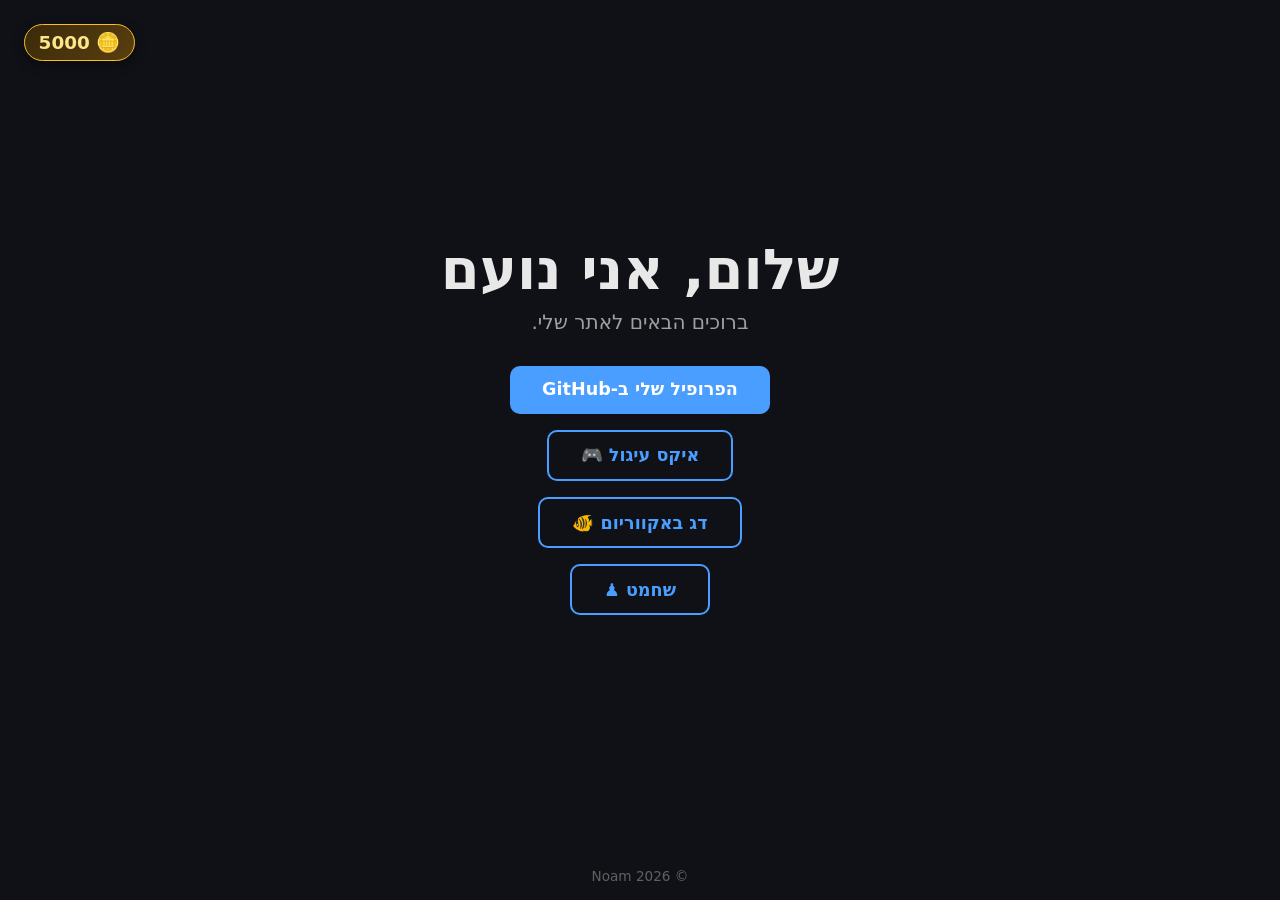
<file: index.html>
<!DOCTYPE html>
<html lang="he" dir="rtl">
<head>
  <meta charset="UTF-8">
  <meta name="viewport" content="width=device-width, initial-scale=1.0">
  <title>Noam</title>
  <link rel="stylesheet" href="style.css">
</head>
<body>
  <main>
    <section class="hero">
      <h1>שלום, אני נועם</h1>
      <p>ברוכים הבאים לאתר שלי.</p>
      <div class="btn-group">
        <a href="https://github.com/noam-gu" class="btn" target="_blank" rel="noopener">הפרופיל שלי ב-GitHub</a>
        <a href="game.html" class="btn btn-secondary">איקס עיגול 🎮</a>
        <a href="fish.html" class="btn btn-secondary">דג באקווריום 🐠</a>
        <a href="chess.html" class="btn btn-secondary">שחמט ♟️</a>
      </div>
    </section>
  </main>
  <footer>
    <p>&copy; <span id="year"></span> Noam</p>
  </footer>
  <script src="coins.js"></script>
  <script>
    document.getElementById('year').textContent = new Date().getFullYear();
  </script>
</body>
</html>
</file>
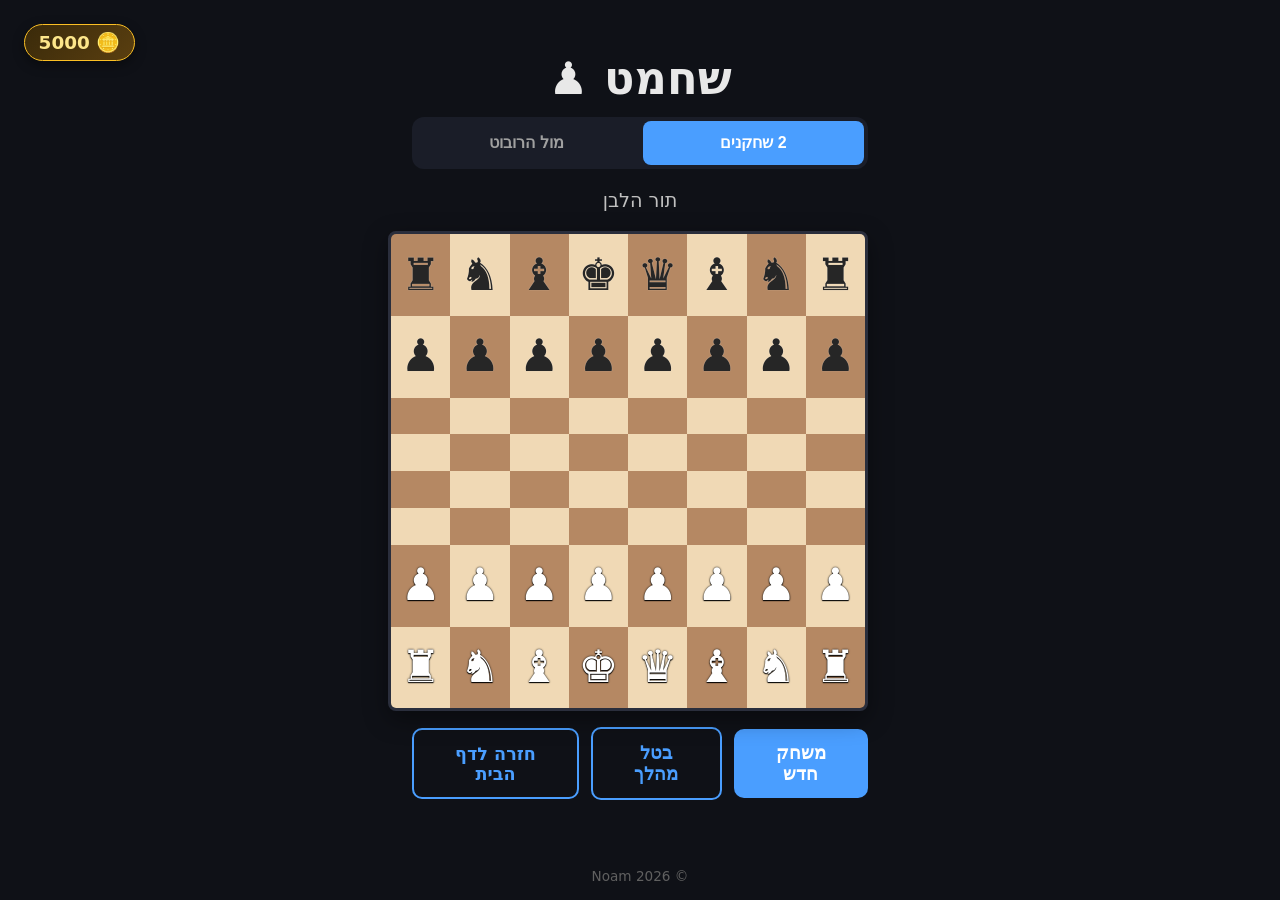
<file: chess.html>
<!DOCTYPE html>
<html lang="he" dir="rtl">
<head>
  <meta charset="UTF-8">
  <meta name="viewport" content="width=device-width, initial-scale=1.0, viewport-fit=cover">
  <title>שחמט - Noam</title>
  <link rel="stylesheet" href="style.css">
</head>
<body>
  <main>
    <section class="chess-game">
      <h1>שחמט ♟️</h1>

      <div class="mode-toggle">
        <button class="mode-btn active" id="mode2p" type="button">2 שחקנים</button>
        <button class="mode-btn" id="modeBot" type="button">מול הרובוט</button>
      </div>

      <div class="chess-status" id="status">תור הלבן</div>

      <div class="chess-wrap">
        <div class="chess-board" id="board"></div>

        <div class="promo-overlay hidden" id="promo"></div>

        <div class="game-overlay hidden" id="endOverlay">
          <div class="overlay-card">
            <h2 id="endTitle">סוף המשחק</h2>
            <p id="endMsg"></p>
            <button class="btn" id="endBtn" type="button">משחק חדש</button>
          </div>
        </div>
      </div>

      <div class="game-controls">
        <button class="btn" id="newGame" type="button">משחק חדש</button>
        <button class="btn btn-secondary" id="undo" type="button">בטל מהלך</button>
        <a href="index.html" class="btn btn-secondary">חזרה לדף הבית</a>
      </div>
    </section>
  </main>

  <footer>
    <p>&copy; <span id="year"></span> Noam</p>
  </footer>

  <script src="chess.js"></script>
  <script src="coins.js"></script>
  <script>
    document.getElementById('year').textContent = new Date().getFullYear();

    (function () {
      const GLYPH = { k: '♚', q: '♛', r: '♜', b: '♝', n: '♞', p: '♟' };
      const FILES = 'abcdefgh';

      // טבלאות ערך מיקום (לבן, 0=a8 ... 63=h1)
      const PST = {
        p: [0,0,0,0,0,0,0,0, 50,50,50,50,50,50,50,50, 10,10,20,30,30,20,10,10, 5,5,10,25,25,10,5,5, 0,0,0,20,20,0,0,0, 5,-5,-10,0,0,-10,-5,5, 5,10,10,-20,-20,10,10,5, 0,0,0,0,0,0,0,0],
        n: [-50,-40,-30,-30,-30,-30,-40,-50, -40,-20,0,0,0,0,-20,-40, -30,0,10,15,15,10,0,-30, -30,5,15,20,20,15,5,-30, -30,0,15,20,20,15,0,-30, -30,5,10,15,15,10,5,-30, -40,-20,0,5,5,0,-20,-40, -50,-40,-30,-30,-30,-30,-40,-50],
        b: [-20,-10,-10,-10,-10,-10,-10,-20, -10,0,0,0,0,0,0,-10, -10,0,5,10,10,5,0,-10, -10,5,5,10,10,5,5,-10, -10,0,10,10,10,10,0,-10, -10,10,10,10,10,10,10,-10, -10,5,0,0,0,0,5,-10, -20,-10,-10,-10,-10,-10,-10,-20],
        r: [0,0,0,0,0,0,0,0, 5,10,10,10,10,10,10,5, -5,0,0,0,0,0,0,-5, -5,0,0,0,0,0,0,-5, -5,0,0,0,0,0,0,-5, -5,0,0,0,0,0,0,-5, -5,0,0,0,0,0,0,-5, 0,0,0,5,5,0,0,0],
        q: [-20,-10,-10,-5,-5,-10,-10,-20, -10,0,0,0,0,0,0,-10, -10,0,5,5,5,5,0,-10, -5,0,5,5,5,5,0,-5, -5,0,5,5,5,5,0,-5, -10,0,5,5,5,5,0,-10, -10,0,0,0,0,0,0,-10, -20,-10,-10,-5,-5,-10,-10,-20],
        k: [-30,-40,-40,-50,-50,-40,-40,-30, -30,-40,-40,-50,-50,-40,-40,-30, -30,-40,-40,-50,-50,-40,-40,-30, -30,-40,-40,-50,-50,-40,-40,-30, -20,-30,-30,-40,-40,-30,-30,-20, -10,-20,-20,-20,-20,-20,-20,-10, 20,20,0,0,0,0,20,20, 20,30,10,0,0,10,30,20]
      };
      const VAL = { p: 100, n: 320, b: 330, r: 500, q: 900, k: 0 };
      const DEPTH = 3;

      const boardEl = document.getElementById('board');
      const statusEl = document.getElementById('status');
      const newGameBtn = document.getElementById('newGame');
      const undoBtn = document.getElementById('undo');
      const mode2pBtn = document.getElementById('mode2p');
      const modeBotBtn = document.getElementById('modeBot');
      const promoEl = document.getElementById('promo');
      const endOverlay = document.getElementById('endOverlay');
      const endTitle = document.getElementById('endTitle');
      const endMsg = document.getElementById('endMsg');
      const endBtn = document.getElementById('endBtn');

      let game = new Chess();
      let vsBot = false;
      let selected = null;
      let legalTargets = [];
      let botThinking = false;
      let gameOver = false;

      function file(c) { return FILES[c]; }
      function square(r, c) { return file(c) + (8 - r); }

      function setStatus() {
        if (gameOver) return;
        if (botThinking) { statusEl.textContent = 'הרובוט חושב...'; return; }
        const turn = game.turn();
        const who = vsBot && turn === 'b' ? 'הרובוט' : (turn === 'w' ? 'הלבן' : 'השחור');
        let s = 'תור ' + who;
        if (game.in_check()) s += ' — כיסוי!';
        statusEl.textContent = s;
      }

      function render() {
        const gb = game.board();
        const last = game.history({ verbose: true }).slice(-1)[0];
        const inCheck = game.in_check();
        const turn = game.turn();
        let kingSq = null;
        if (inCheck) {
          for (let r = 0; r < 8; r++) for (let c = 0; c < 8; c++) {
            const p = gb[r][c];
            if (p && p.type === 'k' && p.color === turn) kingSq = square(r, c);
          }
        }
        boardEl.innerHTML = '';
        for (let i = 0; i < 64; i++) {
          const r = Math.floor(i / 8), c = i % 8;
          const sq = square(r, c);
          const div = document.createElement('div');
          div.className = 'sq ' + (((r + c) % 2 === 0) ? 'light' : 'dark');
          div.dataset.square = sq;
          if (selected === sq) div.classList.add('selected');
          if (last && (last.from === sq || last.to === sq)) div.classList.add('last');
          if (kingSq === sq) div.classList.add('check');
          const tgt = legalTargets.find(m => m.to === sq);
          if (tgt) { div.classList.add('legal'); if (game.get(sq)) div.classList.add('cap'); }
          const p = gb[r][c];
          if (p) {
            const span = document.createElement('span');
            span.className = 'piece ' + p.color;
            span.textContent = GLYPH[p.type];
            div.appendChild(span);
          }
          boardEl.appendChild(div);
        }
      }

      /* ===== קלט ===== */
      boardEl.addEventListener('click', function (e) {
        const sqEl = e.target.closest('.sq');
        if (!sqEl) return;
        onSquareClick(sqEl.dataset.square);
      });

      function onSquareClick(sq) {
        if (gameOver || botThinking) return;
        if (vsBot && game.turn() === 'b') return; // לא תור האדם
        const piece = game.get(sq);
        if (selected) {
          const moves = legalTargets.filter(m => m.to === sq);
          if (moves.length) {
            if (moves[0].flags.includes('p')) showPromotion(selected, sq, moves[0].color);
            else doMove({ from: selected, to: sq });
            return;
          }
          if (piece && piece.color === game.turn()) {
            selected = sq; legalTargets = game.moves({ square: sq, verbose: true }); render(); return;
          }
          selected = null; legalTargets = []; render(); return;
        }
        if (piece && piece.color === game.turn()) {
          selected = sq; legalTargets = game.moves({ square: sq, verbose: true }); render();
        }
      }

      function showPromotion(from, to, color) {
        promoEl.innerHTML = '';
        ['q', 'r', 'b', 'n'].forEach(t => {
          const b = document.createElement('button');
          b.className = 'piece ' + color;
          b.type = 'button';
          b.textContent = GLYPH[t];
          b.addEventListener('click', () => { promoEl.classList.add('hidden'); doMove({ from, to, promotion: t }); });
          promoEl.appendChild(b);
        });
        promoEl.classList.remove('hidden');
      }

      function doMove(mv) {
        const r = game.move(mv);
        if (!r) { selected = null; legalTargets = []; render(); return; }
        selected = null; legalTargets = [];
        render(); setStatus();
        afterMove();
      }

      function afterMove() {
        if (game.is_checkmate() || game.is_stalemate() || game.is_draw() || game.is_insufficient_material() || game.is_threefold_repetition()) {
          finishGame(); return;
        }
        if (vsBot && game.turn() === 'b' && !gameOver) {
          botThinking = true; setStatus();
          setTimeout(() => {
            botMove();
            botThinking = false;
            render(); setStatus();
            if (game.is_checkmate() || game.is_stalemate() || game.is_draw() || game.is_insufficient_material() || game.is_threefold_repetition()) finishGame();
          }, 220);
        }
      }

      function finishGame() {
        gameOver = true; botThinking = false;
        let title, msg;
        if (game.is_checkmate()) {
          const winner = game.turn() === 'w' ? 'b' : 'w'; // הצד שלא בתור ניצח
          if (vsBot) {
            if (winner === 'w') { title = 'ניצחת! 🎉'; if (window.NoamCoins) window.NoamCoins.add(20); }
            else { title = 'הרובוט ניצח 🤖'; if (window.NoamCoins) window.NoamCoins.lose(1); }
            msg = 'מט — ' + (winner === 'w' ? '+20 מטבעות' : '-1 מטבעה');
          } else {
            title = winner === 'w' ? 'הלבן ניצח! 🎉' : 'השחור ניצח! 🎉';
            if (window.NoamCoins) window.NoamCoins.add(20);
            msg = 'מט — +20 מטבעות';
          }
        } else {
          title = 'תיקו 🤝';
          msg = 'המשחק הסתיים בתיקו';
        }
        endTitle.textContent = title;
        endMsg.textContent = msg;
        endOverlay.classList.remove('hidden');
        setStatus();
      }

      /* ===== בוט (minimax + alpha-beta) ===== */
      let nodes = 0;
      const NODE_CAP = 120000;

      function evalBoard() {
        const gb = game.board();
        let score = 0;
        for (let r = 0; r < 8; r++) for (let c = 0; c < 8; c++) {
          const p = gb[r][c];
          if (!p) continue;
          const v = VAL[p.type];
          const pst = PST[p.type] ? (p.color === 'w' ? PST[p.type][r * 8 + c] : PST[p.type][(7 - r) * 8 + c]) : 0;
          score += p.color === 'b' ? (v + pst) : -(v + pst);
        }
        return score;
      }

      function orderMoves(moves) {
        return moves.sort((a, b) => moveScore(b) - moveScore(a));
      }
      function moveScore(m) {
        let s = 0;
        if (m.captured) s += VAL[m.captured] * 10;
        if (m.promotion) s += 800;
        return s;
      }

      function search(depth, alpha, beta, maximizing) {
        nodes++;
        if (nodes > NODE_CAP) return evalBoard();
        if (game.is_checkmate()) return maximizing ? -100000 - depth : 100000 + depth;
        if (game.is_stalemate() || game.is_draw() || game.is_insufficient_material()) return 0;
        if (depth === 0) return evalBoard();
        const moves = orderMoves(game.moves({ verbose: true }));
        if (maximizing) {
          let best = -Infinity;
          for (const m of moves) {
            game.move({ from: m.from, to: m.to, promotion: m.promotion });
            const v = search(depth - 1, alpha, beta, false);
            game.undo();
            if (v > best) best = v;
            if (best > alpha) alpha = best;
            if (alpha >= beta) break;
          }
          return best;
        } else {
          let best = Infinity;
          for (const m of moves) {
            game.move({ from: m.from, to: m.to, promotion: m.promotion });
            const v = search(depth - 1, alpha, beta, true);
            game.undo();
            if (v < best) best = v;
            if (best < beta) beta = best;
            if (alpha >= beta) break;
          }
          return best;
        }
      }

      function botMove() {
        nodes = 0;
        const moves = orderMoves(game.moves({ verbose: true }));
        let bestVal = -Infinity;
        const scored = [];
        for (const m of moves) {
          game.move({ from: m.from, to: m.to, promotion: m.promotion });
          const v = search(DEPTH - 1, -Infinity, Infinity, false);
          game.undo();
          scored.push({ m, v });
          if (v > bestVal) bestVal = v;
        }
        // בחירה אקראית מבין המהלכים הקרובים לטוב ביותר (מאפשרת לנצח את הרובוט)
        const candidates = scored.filter(s => s.v >= bestVal - 30);
        const pick = candidates[Math.floor(Math.random() * candidates.length)];
        game.move({ from: pick.m.from, to: pick.m.to, promotion: pick.m.promotion });
      }

      /* ===== כפתורים ===== */
      function newGame() {
        game = new Chess();
        selected = null; legalTargets = []; gameOver = false; botThinking = false;
        promoEl.classList.add('hidden');
        endOverlay.classList.add('hidden');
        render(); setStatus();
      }

      function undo() {
        if (botThinking || gameOver) return;
        if (vsBot) { game.undo(); game.undo(); } // בטל גם את מהלך הרובוט
        else game.undo();
        selected = null; legalTargets = [];
        render(); setStatus();
      }

      function setMode(bot) {
        vsBot = bot;
        mode2pBtn.classList.toggle('active', !bot);
        modeBotBtn.classList.toggle('active', bot);
        newGame();
      }

      newGameBtn.addEventListener('click', newGame);
      endBtn.addEventListener('click', newGame);
      undoBtn.addEventListener('click', undo);
      mode2pBtn.addEventListener('click', () => setMode(false));
      modeBotBtn.addEventListener('click', () => setMode(true));

      newGame();
    })();
  </script>
</body>
</html>
</file>
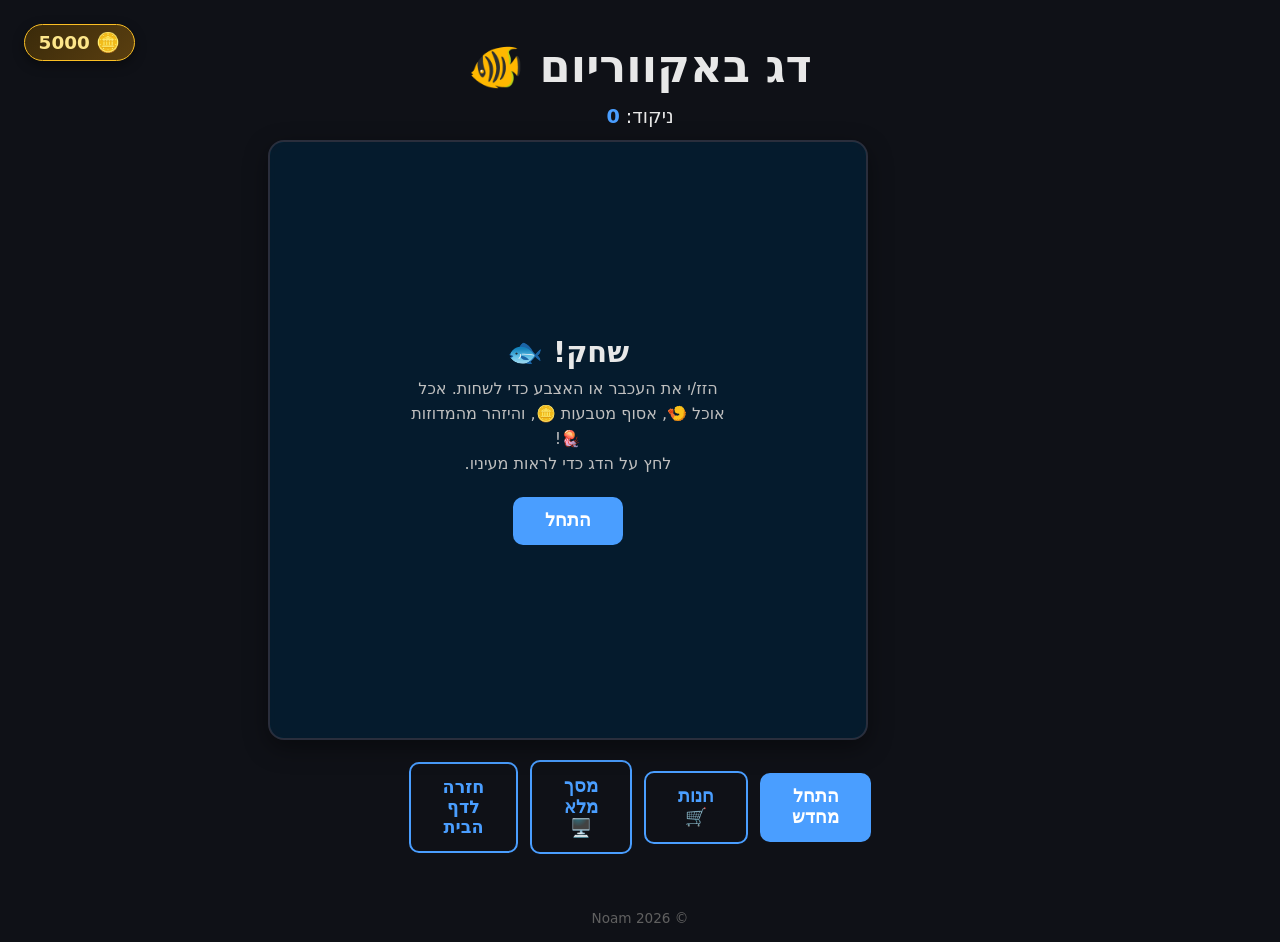
<file: fish.html>
<!DOCTYPE html>
<html lang="he" dir="rtl">
<head>
  <meta charset="UTF-8">
  <meta name="viewport" content="width=device-width, initial-scale=1.0, viewport-fit=cover">
  <title>דג באקווריום - Noam</title>
  <link rel="stylesheet" href="style.css">
</head>
<body>
  <main>
    <section class="aquarium-game">
      <h1>דג באקווריום 🐠</h1>
      <div class="aq-stats">
        <span class="stat">ניקוד: <b id="score">0</b></span>
        <span class="stat hidden" id="abilityStat"></span>
      </div>

      <div class="canvas-wrap" id="aqWrap">
        <canvas id="aquarium"></canvas>
        <div class="fish-hint hidden" id="fishHint">לחץ על הדג כדי להפוך לדג 🐟</div>
        <div class="game-overlay" id="overlay">
          <div class="overlay-card">
            <h2 id="overlayTitle">שחק! 🐟</h2>
            <p id="overlayMsg">הזז/י את העכבר או האצבע כדי לשחות. אכל אוכל 🍤, אסוף מטבעות 🪙, והיזהר מהמדוזות 🪼!<br>לחץ על הדג כדי לראות מעיניו.</p>
            <button class="btn" id="startBtn" type="button">התחל</button>
          </div>
        </div>
      </div>

      <div class="game-controls">
        <button class="btn" id="restart" type="button">התחל מחדש</button>
        <button class="btn btn-secondary" id="shopBtn" type="button">חנות 🛒</button>
        <button class="btn btn-secondary" id="fsBtn" type="button">מסך מלא 🖥️</button>
        <a href="index.html" class="btn btn-secondary">חזרה לדף הבית</a>
      </div>

      <div class="shop-overlay hidden" id="shop">
        <div class="shop-card">
          <h2>חנות 🛒</h2>
          <p class="shop-balance">יתרה: <b id="shopBalance">0</b> 🪙</p>
          <h3>צבע דג (100 🪙 צבע חדש · מעבר בין צבעים שברשותך בחינם)</h3>
          <div class="palette" id="colorPalette"></div>
          <h3>דמות (רכישה חד-פעמית · מעבר חופשי אחרי רכישה)</h3>
          <div class="char-list" id="charList"></div>
          <button class="btn btn-secondary" id="closeShop" type="button">סגור</button>
        </div>
      </div>
    </section>
  </main>

  <footer>
    <p>&copy; <span id="year"></span> Noam</p>
  </footer>

  <script src="coins.js"></script>
  <script>
    document.getElementById('year').textContent = new Date().getFullYear();

    (function () {
      const canvas = document.getElementById('aquarium');
      const ctx = canvas.getContext('2d');
      const overlay = document.getElementById('overlay');
      const overlayTitle = document.getElementById('overlayTitle');
      const overlayMsg = document.getElementById('overlayMsg');
      const startBtn = document.getElementById('startBtn');
      const restartBtn = document.getElementById('restart');
      const scoreEl = document.getElementById('score');
      const fishHint = document.getElementById('fishHint');
      const abilityStat = document.getElementById('abilityStat');
      const shopEl = document.getElementById('shop');
      const shopBalance = document.getElementById('shopBalance');
      const shopBtn = document.getElementById('shopBtn');
      const colorPalette = document.getElementById('colorPalette');
      const charList = document.getElementById('charList');
      const fsBtn = document.getElementById('fsBtn');
      const wrapEl = document.getElementById('aqWrap');
      const closeShopBtn = document.getElementById('closeShop');

      let W = 600, H = 600, DPR = 1;
      let player, foods, coins, hazards, aifish, sharks, bubbles, seaweeds, particles, snow, pebbles, grains;
      let score = 0, running = false, lastTime = 0, t = 0;
      let foodTimer = 0, coinTimer = 0;
      let camMode = 'full'; // 'full' או 'fish' (תצפית מעיני הדג)
      let person = '1st'; // בתוך fish POV: '1st' או '3rd' (מקש E)
      const POP_MS = 1800; // אורך פיצוץ בועה (סלואו-מושן)
      const pointer = { x: 300, y: 300 };
      let skin = 'fish'; // 'fish' | 'octopus' | 'jellyfish' | 'shark'
      let colorPresets = [
        { name: 'כתום', colors: ['#ff8c1a', '#ffb02e', '#ffd54a'], owned: true },
        { name: 'אדום', colors: ['#ef4444', '#f87171', '#fca5a5'], owned: false },
        { name: 'כחול', colors: ['#3b82f6', '#60a5fa', '#93c5fd'], owned: false },
        { name: 'ירוק', colors: ['#22c55e', '#4ade80', '#86efac'], owned: false },
        { name: 'סגול', colors: ['#8b5cf6', '#a78bfa', '#c4b5fd'], owned: false },
        { name: 'ורוד', colors: ['#ec4899', '#f472b6', '#f9a8d4'], owned: false },
        { name: 'טורקיז', colors: ['#06b6d4', '#22d3ee', '#67e8f9'], owned: false },
        { name: 'זהב', colors: ['#eab308', '#facc15', '#fde047'], owned: false }
      ];
      let fishColors = colorPresets[0].colors;
      let octopusOwned = false, jellyfishOwned = false, sharkOwned = false;
      let abilityCD = 0; // קואורדאון יכולת התמנון (ms)
      let shopOpen = false;
      const SAVE_KEY = 'noam_aquarium';
      const CHARS = [
        { id: 'fish', name: 'דג', price: 0 },
        { id: 'octopus', name: 'תמנון (אדום)', price: 1000 },
        { id: 'jellyfish', name: 'מדוזה', price: 1500 },
        { id: 'shark', name: 'כריש', price: 2000 }
      ];

      function clamp(v, a, b) { return v < a ? a : (v > b ? b : v); }
      function lerpAngle(a, b, t) { let d = b - a; while (d > Math.PI) d -= Math.PI * 2; while (d < -Math.PI) d += Math.PI * 2; return a + d * t; }

      function resize() {
        DPR = Math.min(window.devicePixelRatio || 1, 2);
        const rect = canvas.getBoundingClientRect();
        W = rect.width || 600;
        H = rect.height || 600;
        canvas.width = Math.round(W * DPR);
        canvas.height = Math.round(H * DPR);
        ctx.setTransform(DPR, 0, 0, DPR, 0, 0);
      }

      function makeBubble() {
        const minR = 10, maxR = 19;
        let x, y, r, ok = false, tries = 0;
        do {
          r = minR + Math.random() * (maxR - minR);
          x = r + Math.random() * (W - 2 * r);
          y = H - 16;
          ok = bubbles.every(b => b.state !== 'rise' || Math.hypot(b.x - x, b.y - y) > r + b.r + 70);
          tries++;
        } while (!ok && tries < 40);
        return { x, y, r, state: 'rise', vy: 0.35 + Math.random() * 0.45, wob: Math.random() * 6.28, pop: 0 };
      }

      // קנה מידה ריאליסטי: מסך גדול יותר → יותר גרגירי חול ועד 8 אצות
      function regenDecor() {
        const swCount = clamp(Math.round(W / 110), 4, 8);
        seaweeds = [];
        for (let i = 0; i < swCount; i++) seaweeds.push({ x: (i + 0.5) / swCount * W + (Math.random() - 0.5) * 30, h: 50 + Math.random() * 90, phase: Math.random() * Math.PI * 2 });
        const grCount = clamp(Math.round(W * H / 2200), 80, 500);
        grains = [];
        for (let i = 0; i < grCount; i++) grains.push({ x: Math.random() * W, y: H - 21 + Math.random() * 19, r: 0.5 + Math.random() * 0.9, c: Math.random() < 0.5 ? '#e8c878' : '#9c7a35' });
      }

      function setup() {
        resize();
        player = { x: W / 2, y: H / 2, size: 36, dir: 1, vx: 0, vy: 0, heading: 0 };
        foods = []; coins = []; hazards = []; aifish = []; sharks = []; particles = [];
        bubbles = [];
        for (let i = 0; i < 3; i++) bubbles.push(makeBubble());
        regenDecor();
        snow = [];
        for (let i = 0; i < 26; i++) snow.push({ x: Math.random() * W, y: Math.random() * H, r: 0.6 + Math.random() * 1.4, vx: -0.15 + Math.random() * 0.06, vy: 0.08 + Math.random() * 0.22 });
        pebbles = [];
        for (let i = 0; i < 46; i++) pebbles.push({ x: Math.random() * W, y: H - 20 + Math.random() * 18, r: 1 + Math.random() * 2.2, c: Math.random() < 0.5 ? '#a9823f' : '#c9a063' });
        score = 0; updateScoreUI();
        camMode = 'full'; person = '1st';
        foodTimer = 500; coinTimer = 5000;
        pointer.x = W / 2; pointer.y = H / 2;
      }

      function updateScoreUI() { scoreEl.textContent = score; }
      function coinBalance() { return window.NoamCoins ? window.NoamCoins.get() : 0; }

      function updateAbilityUI() {
        if (skin !== 'octopus') { abilityStat.textContent = ''; abilityStat.classList.add('hidden'); abilityStat.classList.remove('cd'); return; }
        abilityStat.classList.remove('hidden');
        if (abilityCD > 0) { abilityStat.textContent = 'היכולת תהיה מוכנה בעוד: ' + Math.ceil(abilityCD / 1000) + 's'; abilityStat.classList.add('cd'); }
        else { abilityStat.textContent = 'יכולת מוכנה ✓'; abilityStat.classList.remove('cd'); }
      }

      /* ===== מלאי / חנות ===== */
      function isOwned(id) { return id === 'fish' || (id === 'octopus' && octopusOwned) || (id === 'jellyfish' && jellyfishOwned) || (id === 'shark' && sharkOwned); }
      function setOwned(id, v) { if (id === 'octopus') octopusOwned = v; else if (id === 'jellyfish') jellyfishOwned = v; else if (id === 'shark') sharkOwned = v; }

      function saveInv() {
        try {
          const ownedColors = []; colorPresets.forEach((p, i) => { if (p.owned) ownedColors.push(i); });
          localStorage.setItem(SAVE_KEY, JSON.stringify({ ownedColors, octopusOwned, jellyfishOwned, sharkOwned, skin, colorIndex: colorPresets.findIndex(p => p.colors === fishColors) }));
        } catch (e) { /* התעלם */ }
      }
      function loadInv() {
        try {
          const s = JSON.parse(localStorage.getItem(SAVE_KEY) || '{}');
          if (Array.isArray(s.ownedColors)) s.ownedColors.forEach(i => { if (colorPresets[i]) colorPresets[i].owned = true; });
          if (s.octopusOwned) octopusOwned = true;
          if (s.jellyfishOwned) jellyfishOwned = true;
          if (s.sharkOwned) sharkOwned = true;
          if (['fish', 'octopus', 'jellyfish', 'shark'].includes(s.skin)) skin = s.skin;
          if (typeof s.colorIndex === 'number' && colorPresets[s.colorIndex]) fishColors = colorPresets[s.colorIndex].colors;
        } catch (e) { /* התעלם */ }
      }

      function renderPalette() {
        colorPalette.innerHTML = '';
        colorPresets.forEach((p, i) => {
          const sw = document.createElement('button');
          sw.type = 'button';
          sw.className = 'swatch' + (p.owned ? '' : ' locked') + (fishColors === p.colors ? ' selected' : '');
          sw.dataset.i = i;
          sw.style.background = 'linear-gradient(135deg,' + p.colors[0] + ',' + p.colors[1] + ',' + p.colors[2] + ')';
          sw.title = p.name + (p.owned ? '' : ' — 100 🪙');
          sw.textContent = p.owned ? (fishColors === p.colors ? '✓' : p.name) : '100 🪙';
          colorPalette.appendChild(sw);
        });
      }
      function handleSwatch(i) {
        const p = colorPresets[i];
        if (p.owned) { fishColors = p.colors; renderPalette(); saveInv(); }
        else if (window.NoamCoins && window.NoamCoins.spend(100)) { p.owned = true; fishColors = p.colors; renderPalette(); shopBalance.textContent = coinBalance(); saveInv(); }
      }

      function renderCharList() {
        charList.innerHTML = '';
        CHARS.forEach(c => {
          const owned = isOwned(c.id), sel = (skin === c.id);
          const b = document.createElement('button');
          b.type = 'button';
          b.className = 'char-btn' + (owned ? '' : ' locked') + (sel ? ' selected' : '');
          b.dataset.id = c.id;
          const label = owned ? (sel ? '✓ נבחר' : 'בחר') : (c.price + ' 🪙');
          b.innerHTML = '<span>' + c.name + '</span><b>' + label + '</b>';
          charList.appendChild(b);
        });
      }
      function handleChar(id) {
        if (isOwned(id)) { skin = id; }
        else {
          const c = CHARS.find(x => x.id === id);
          if (window.NoamCoins && window.NoamCoins.spend(c.price)) { setOwned(id, true); skin = id; }
        }
        renderCharList(); updateAbilityUI(); shopBalance.textContent = coinBalance(); saveInv();
      }

      function openShop() { shopOpen = true; shopEl.classList.remove('hidden'); shopBalance.textContent = coinBalance(); renderPalette(); renderCharList(); }
      function closeShop() { shopOpen = false; shopEl.classList.add('hidden'); }

      function updateHint() {
        if (!running) { fishHint.classList.add('hidden'); return; }
        fishHint.classList.remove('hidden');
        fishHint.textContent = (camMode === 'fish')
          ? 'אתה הדג! E = מצלמה (גוף ראשון/שלישי), לחץ במרכז כדי לצאת 🐟'
          : 'לחץ על הדג כדי לראות מעיניו 🐟';
      }

      function toggleCam() {
        if (camMode === 'full') {
          camMode = 'fish'; person = '1st';
          player.heading = player.dir > 0 ? 0 : Math.PI;
          pointer.x = W / 2; pointer.y = H / 2;
        } else {
          camMode = 'full';
          pointer.x = player.x; pointer.y = player.y;
        }
        updateHint();
      }

      /* יצירת אובייקטים */
      function spawnFood() { foods.push({ x: 20 + Math.random() * (W - 40), y: -10, vy: 0.4 + Math.random() * 0.5, r: 6 }); }
      function spawnCoin() { coins.push({ x: 30 + Math.random() * (W - 60), y: 30 + Math.random() * (H - 60), bob: Math.random() * Math.PI * 2, life: 8000, collected: false }); }
      function spawnHazard() { // מדוזת NPC - מזון לכריש
        const fromLeft = Math.random() < 0.5, r = 26;
        hazards.push({ x: fromLeft ? -r : W + r, y: 50 + Math.random() * (H - 160), vx: (fromLeft ? 1 : -1) * (0.5 + Math.random() * 0.5), vy: (Math.random() - 0.5) * 0.3, r: r, phase: Math.random() * Math.PI * 2, eaten: false });
      }
      function spawnAIFish() { // דג AI - מזון למדוזה
        const fromLeft = Math.random() < 0.5, r = 10;
        aifish.push({ x: fromLeft ? -r : W + r, y: 40 + Math.random() * (H - 100), vx: (fromLeft ? 1 : -1) * (0.6 + Math.random() * 0.5), vy: (Math.random() - 0.5) * 0.3, r: r, dir: fromLeft ? 1 : -1, eaten: false });
      }
      function spawnShark() { // כריש NPC - טורף שאוכל מדוזות-שחקן
        const fromLeft = Math.random() < 0.5, r = 34;
        sharks.push({ x: fromLeft ? -r : W + r, y: 60 + Math.random() * (H - 160), vx: (fromLeft ? 1 : -1) * (0.4 + Math.random() * 0.4), vy: (Math.random() - 0.5) * 0.2, r: r, dir: fromLeft ? 1 : -1 });
      }

      function addBurst(x, y, color) {
        for (let i = 0; i < 8; i++) {
          const a = Math.random() * Math.PI * 2, sp = 1 + Math.random() * 2.5;
          particles.push({ x: x, y: y, vx: Math.cos(a) * sp, vy: Math.sin(a) * sp, life: 400, color: color, r: 2 + Math.random() * 2 });
        }
      }

      function fogOf(x, y) {
        if (camMode !== 'fish') return 1;
        const d = Math.hypot(x - player.x, y - player.y);
        return clamp(1 - d / 250, 0.22, 1);
      }

      function updateSnow(dt) {
        for (const s of snow) {
          s.x += s.vx * (dt / 16); s.y += s.vy * (dt / 16);
          if (s.y > H + 2) { s.y = -2; s.x = Math.random() * W; }
          if (s.x < -2) s.x = W + 2; if (s.x > W + 2) s.x = -2;
        }
      }

      function update(dt) {
        if (shopOpen) return;
        if (abilityCD > 0) { abilityCD = Math.max(0, abilityCD - dt); updateAbilityUI(); }
        // יעד תנועה
        let tx, ty;
        if (camMode === 'fish') {
          let sx = pointer.x - W / 2, sy = pointer.y - H / 2;
          const mag = Math.hypot(sx, sy), max = 80;
          if (mag > max) { sx = sx / mag * max; sy = sy / mag * max; }
          tx = player.x + sx; ty = player.y + sy;
        } else { tx = pointer.x; ty = pointer.y; }
        const dx = tx - player.x, dy = ty - player.y;
        const k = 0.14;
        player.x += dx * k * (dt / 16); player.y += dy * k * (dt / 16);
        if (Math.abs(dx) > 2) player.dir = dx > 0 ? 1 : -1;
        if (Math.hypot(dx, dy) > 3) player.heading = lerpAngle(player.heading, Math.atan2(dy, dx), 0.18);
        player.x = clamp(player.x, player.size, W - player.size);
        player.y = clamp(player.y, player.size, H - player.size);

        // טיימרים
        foodTimer -= dt; if (foodTimer <= 0) { spawnFood(); foodTimer = 650 + Math.random() * 900; }
        coinTimer -= dt; if (coinTimer <= 0) { spawnCoin(); coinTimer = 6000 + Math.random() * 5000; }

        for (const f of foods) f.y += f.vy * (dt / 16);
        foods = foods.filter(f => f.y < H + 20 && !f.eaten);
        for (const c of coins) { c.bob += 0.06; c.life -= dt; }
        coins = coins.filter(c => c.life > 0 && !c.collected);

        // דגי AI (קופצים בתוך המכל)
        for (const f of aifish) {
          f.x += f.vx * (dt / 16); f.y += f.vy * (dt / 16);
          if (f.y < 20) { f.y = 20; f.vy = Math.abs(f.vy); } if (f.y > H - 20) { f.y = H - 20; f.vy = -Math.abs(f.vy); }
          if (f.x < f.r) { f.x = f.r; f.vx = Math.abs(f.vx); } if (f.x > W - f.r) { f.x = W - f.r; f.vx = -Math.abs(f.vx); }
          f.dir = f.vx > 0 ? 1 : -1;
        }
        aifish = aifish.filter(f => !f.eaten);
        while (aifish.length < 4) spawnAIFish();

        // מדוזות NPC נעות
        for (const h of hazards) { h.x += h.vx * (dt / 16); h.y += h.vy * (dt / 16); h.phase += 0.03; }
        hazards = hazards.filter(h => !h.eaten && h.x > -60 && h.x < W + 60 && h.y > -60 && h.y < H + 60);
        while (hazards.length < 2) spawnHazard();

        // כריש NPC - רק כשהשחקן אינו כריש
        if (skin !== 'shark') {
          for (const s of sharks) s.x += s.vx * (dt / 16);
          sharks = sharks.filter(s => s.x > -80 && s.x < W + 80);
          while (sharks.length < 1) spawnShark();
        } else { sharks = []; }

        // אכילת אוכל (כל דמות)
        for (const f of foods) {
          if (!f.eaten && Math.hypot(f.x - player.x, f.y - player.y) < player.size + f.r) {
            f.eaten = true; score++; player.size = Math.min(48, player.size + 0.35); addBurst(f.x, f.y, '#ffcc66'); updateScoreUI();
          }
        }
        // איסוף מטבעות (כל דמות)
        for (const c of coins) {
          if (!c.collected && Math.hypot(c.x - player.x, c.y - player.y) < player.size + 10) {
            c.collected = true; if (window.NoamCoins) window.NoamCoins.add(1); addBurst(c.x, c.y, '#fbbf24');
          }
        }
        // משחק מדוזה: אוכלת דגי AI (+1 נקודה, +5 מטבעות); נאכלת על ידי כריש NPC
        if (skin === 'jellyfish') {
          for (const f of aifish) {
            if (!f.eaten && Math.hypot(f.x - player.x, f.y - player.y) < player.size + f.r) {
              f.eaten = true; score++; if (window.NoamCoins) window.NoamCoins.add(5); addBurst(f.x, f.y, '#a78bfa'); updateScoreUI();
            }
          }
          for (const s of sharks) {
            if (Math.hypot(s.x - player.x, s.y - player.y) < player.size + s.r * 0.6) { endGame(); break; }
          }
        }
        // משחק כריש: אוכל מדוזות NPC; נפסל אם נוגע באצות
        if (skin === 'shark') {
          for (const h of hazards) {
            if (!h.eaten && Math.hypot(h.x - player.x, h.y - player.y) < player.size + h.r * 0.6) {
              h.eaten = true; score++; addBurst(h.x, h.y, '#c084fc'); updateScoreUI();
            }
          }
          for (const sw of seaweeds) {
            if (Math.abs(player.x - sw.x) < player.size + 6 && player.y > (H - 14) - sw.h) { endGame(); break; }
          }
        }
        // דג/תמנון: אין מוות (הדג בלתי-פגיע ב-POV)

        // בועות - 3 צפות, פיצוץ איטי
        for (const b of bubbles) {
          if (b.state === 'rise') {
            b.y -= b.vy * (dt / 16); b.wob += 0.03; b.x += Math.sin(b.wob) * 0.3;
            let pop = b.y <= b.r;
            if (!pop && Math.hypot(b.x - player.x, b.y - player.y) < player.size + b.r) pop = true;
            if (!pop) for (const h of hazards) { if (!h.eaten && Math.hypot(b.x - h.x, b.y - h.y) < h.r + b.r) { pop = true; break; } }
            if (pop) { b.state = 'pop'; b.pop = 0; }
          } else { b.pop += dt / POP_MS; }
        }
        bubbles = bubbles.filter(b => b.state !== 'pop' || b.pop < 1);
        while (bubbles.filter(b => b.state === 'rise').length < 3) bubbles.push(makeBubble());

        for (const p of particles) { p.x += p.vx; p.y += p.vy; p.vy += 0.08; p.life -= dt; }
        particles = particles.filter(p => p.life > 0);
        updateSnow(dt);
      }

      /* ===== ציור ===== */
      function drawWater() {
        const g = ctx.createLinearGradient(0, 0, 0, H);
        g.addColorStop(0, '#0e4a72'); g.addColorStop(0.5, '#0a3a5e'); g.addColorStop(1, '#063048');
        ctx.fillStyle = g; ctx.fillRect(0, 0, W, H);
        ctx.save(); ctx.globalAlpha = 0.12; ctx.strokeStyle = '#bfe6ff'; ctx.lineWidth = 2;
        for (let i = 0; i < 3; i++) {
          const y = 8 + i * 6;
          ctx.beginPath(); ctx.moveTo(0, y);
          for (let x = 0; x <= W; x += 20) ctx.lineTo(x, y + Math.sin(x * 0.05 + t * 0.001 + i) * 2);
          ctx.stroke();
        }
        ctx.restore();
        ctx.save(); ctx.globalAlpha = 0.06; ctx.fillStyle = '#aee0ff';
        for (let i = 0; i < 3; i++) {
          const x = (i + 0.5) / 3 * W + Math.sin(t * 0.0005 + i) * 20;
          ctx.beginPath();
          ctx.moveTo(x - 20, 0); ctx.lineTo(x + 20, 0); ctx.lineTo(x + 60, H); ctx.lineTo(x - 60, H); ctx.closePath(); ctx.fill();
        }
        ctx.restore();
      }

      function dune(x) { return Math.sin(x * 0.03) * 3 + Math.sin(x * 0.013 + 1.3) * 5; }

      function drawPebble(p) {
        const g = ctx.createRadialGradient(p.x - p.r * 0.3, p.y - p.r * 0.3, p.r * 0.1, p.x, p.y, p.r);
        g.addColorStop(0, '#e6c98a'); g.addColorStop(1, p.c);
        ctx.fillStyle = g;
        ctx.beginPath(); ctx.arc(p.x, p.y, p.r, 0, Math.PI * 2); ctx.fill();
      }

      function drawSand() {
        const top = H - 22;
        ctx.beginPath();
        ctx.moveTo(0, H); ctx.lineTo(0, top + dune(0));
        for (let x = 16; x <= W; x += 16) ctx.lineTo(x, top + dune(x));
        ctx.lineTo(W, H); ctx.closePath();
        ctx.fillStyle = '#d9b86a'; ctx.fill();
        ctx.save(); ctx.clip();
        const g = ctx.createLinearGradient(0, top, 0, H);
        g.addColorStop(0, 'rgba(245,222,150,0.95)'); g.addColorStop(0.45, 'rgba(170,140,70,0)'); g.addColorStop(1, 'rgba(60,40,12,0.6)');
        ctx.fillStyle = g; ctx.fillRect(0, top, W, H - top + 4);
        for (const gr of grains) { ctx.fillStyle = gr.c; ctx.fillRect(gr.x, gr.y, gr.r * 2, gr.r * 2); }
        const f = ctx.createLinearGradient(0, top, 0, H - 6);
        f.addColorStop(0, 'rgba(10,58,94,0.75)'); f.addColorStop(0.5, 'rgba(10,58,94,0)');
        ctx.fillStyle = f; ctx.fillRect(0, top, W, 12);
        ctx.restore();
        ctx.strokeStyle = 'rgba(255,235,180,0.25)'; ctx.lineWidth = 1.5;
        ctx.beginPath(); ctx.moveTo(0, top + dune(0));
        for (let x = 16; x <= W; x += 16) ctx.lineTo(x, top + dune(x));
        ctx.stroke();
      }

      function drawSeaweed(s) {
        const baseY = H - 14, tipY = baseY - s.h, w = 5;
        const pts = [];
        for (let k = 0; k <= 6; k++) { const tk = k / 6; pts.push({ yy: baseY - tk * s.h, sway: Math.sin(s.phase + k * 0.6) * 8, wd: w * (1 - tk * 0.85) }); }
        ctx.beginPath();
        ctx.moveTo(s.x - pts[0].wd, pts[0].yy);
        for (let k = 1; k <= 6; k++) ctx.lineTo(s.x - pts[k].wd + pts[k].sway, pts[k].yy);
        for (let k = 6; k >= 0; k--) ctx.lineTo(s.x + pts[k].wd + pts[k].sway, pts[k].yy);
        ctx.closePath();
        const g = ctx.createLinearGradient(s.x, baseY, s.x, tipY);
        g.addColorStop(0, '#155a2a'); g.addColorStop(0.6, '#1f7a3a'); g.addColorStop(1, '#3aa85a');
        ctx.fillStyle = g; ctx.fill();
        ctx.strokeStyle = 'rgba(140,230,170,0.35)'; ctx.lineWidth = 1;
        ctx.beginPath(); ctx.moveTo(s.x - pts[0].wd * 0.5, pts[0].yy);
        for (let k = 1; k <= 6; k++) ctx.lineTo(s.x - pts[k].wd * 0.5 + pts[k].sway, pts[k].yy);
        ctx.stroke();
        s.phase += 0.012;
      }

      function drawBubble(b) {
        if (b.state === 'pop') {
          const pr = b.r * (1 + b.pop * 1.7), a = 1 - b.pop;
          ctx.globalAlpha = a * 0.6; ctx.strokeStyle = 'rgba(220,240,255,0.7)'; ctx.lineWidth = 2;
          ctx.beginPath(); ctx.arc(b.x, b.y, pr, 0, Math.PI * 2); ctx.stroke();
          ctx.globalAlpha = a * 0.22; ctx.fillStyle = 'rgba(220,240,255,1)';
          ctx.beginPath(); ctx.arc(b.x, b.y, pr, 0, Math.PI * 2); ctx.fill();
          ctx.globalAlpha = 1; return;
        }
        const g = ctx.createRadialGradient(b.x - b.r * 0.3, b.y - b.r * 0.3, b.r * 0.2, b.x, b.y, b.r);
        g.addColorStop(0, 'rgba(255,255,255,0.05)'); g.addColorStop(0.7, 'rgba(200,230,255,0.08)');
        g.addColorStop(0.92, 'rgba(220,240,255,0.35)'); g.addColorStop(1, 'rgba(255,255,255,0.05)');
        ctx.fillStyle = g;
        ctx.beginPath(); ctx.arc(b.x, b.y, b.r, 0, Math.PI * 2); ctx.fill();
        ctx.strokeStyle = 'rgba(220,240,255,0.5)'; ctx.lineWidth = 1;
        ctx.beginPath(); ctx.arc(b.x, b.y, b.r, 0, Math.PI * 2); ctx.stroke();
        ctx.fillStyle = 'rgba(255,255,255,0.8)';
        ctx.beginPath(); ctx.arc(b.x - b.r * 0.35, b.y - b.r * 0.35, b.r * 0.2, 0, Math.PI * 2); ctx.fill();
      }

      function drawFood(f) {
        const r = f.r;
        const g = ctx.createRadialGradient(f.x - r * 0.35, f.y - r * 0.35, r * 0.15, f.x, f.y, r);
        g.addColorStop(0, '#fff2bf'); g.addColorStop(0.45, '#ffcc66'); g.addColorStop(1, '#b97a23');
        ctx.fillStyle = g;
        ctx.beginPath(); ctx.arc(f.x, f.y, r, 0, Math.PI * 2); ctx.fill();
        ctx.fillStyle = 'rgba(255,255,255,0.75)';
        ctx.beginPath(); ctx.arc(f.x - r * 0.3, f.y - r * 0.3, r * 0.22, 0, Math.PI * 2); ctx.fill();
      }

      function drawCoin(c, fog) {
        const yy = c.y + Math.sin(c.bob) * 3;
        const fade = c.life < 1500 ? c.life / 1500 : 1;
        ctx.globalAlpha = fade * fog;
        const r = 9;
        const g = ctx.createRadialGradient(c.x - r * 0.3, yy - r * 0.3, r * 0.15, c.x, yy, r);
        g.addColorStop(0, '#fff3b0'); g.addColorStop(0.5, '#fbbf24'); g.addColorStop(1, '#b8860b');
        ctx.fillStyle = g;
        ctx.beginPath(); ctx.arc(c.x, yy, r, 0, Math.PI * 2); ctx.fill();
        ctx.strokeStyle = '#8a5a00'; ctx.lineWidth = 1.2;
        ctx.beginPath(); ctx.arc(c.x, yy, r, 0, Math.PI * 2); ctx.stroke();
        ctx.fillStyle = 'rgba(255,240,180,0.85)';
        ctx.beginPath(); ctx.arc(c.x - r * 0.3, yy - r * 0.3, r * 0.26, 0, Math.PI * 2); ctx.fill();
        ctx.globalAlpha = 1;
      }

      // מדוזה (גרסה פרמטרית - משותפת ל-NPC ולשחקן)
      function drawJelly(x, y, r, phase) {
        const g = ctx.createRadialGradient(x - r * 0.2, y - r * 0.5, r * 0.2, x, y, r);
        g.addColorStop(0, 'rgba(232,190,255,0.9)'); g.addColorStop(0.6, 'rgba(168,85,247,0.85)'); g.addColorStop(1, 'rgba(157,23,77,0.9)');
        ctx.fillStyle = g;
        ctx.beginPath(); ctx.arc(x, y, r, Math.PI, 0); ctx.fill();
        ctx.strokeStyle = 'rgba(245,210,255,0.6)'; ctx.lineWidth = 2;
        ctx.beginPath(); ctx.arc(x, y, r, Math.PI, 0); ctx.stroke();
        ctx.strokeStyle = 'rgba(190,24,93,0.8)'; ctx.lineWidth = 2.5;
        for (let i = -2; i <= 2; i++) {
          const tx = x + i * r * 0.32;
          ctx.beginPath(); ctx.moveTo(tx, y);
          for (let k = 1; k <= 5; k++) { const yy2 = y + k * r * 0.28; const xx = tx + Math.sin(phase + i + k) * 4; ctx.lineTo(xx, yy2); }
          ctx.stroke();
        }
        ctx.fillStyle = '#fff';
        ctx.beginPath(); ctx.arc(x - r * 0.3, y - r * 0.2, 2.5, 0, Math.PI * 2); ctx.fill();
        ctx.beginPath(); ctx.arc(x + r * 0.3, y - r * 0.2, 2.5, 0, Math.PI * 2); ctx.fill();
      }
      function drawHazard(h) { drawJelly(h.x, h.y, h.r, h.phase); }

      // כריש (גרסה פרמטרית - משותפת ל-NPC ולשחקן)
      function drawShark(x, y, s, dir) {
        ctx.save(); ctx.translate(x, y); ctx.scale(dir, 1);
        const g = ctx.createLinearGradient(0, -s * 0.4, 0, s * 0.4);
        g.addColorStop(0, '#6b7280'); g.addColorStop(0.6, '#4b5563'); g.addColorStop(1, '#374151');
        ctx.fillStyle = g;
        ctx.beginPath(); ctx.ellipse(0, 0, s, s * 0.42, 0, 0, Math.PI * 2); ctx.fill();
        ctx.fillStyle = '#d1d5db';
        ctx.beginPath(); ctx.ellipse(0, s * 0.18, s * 0.8, s * 0.2, 0, 0, Math.PI * 2); ctx.fill();
        ctx.fillStyle = '#4b5563';
        ctx.beginPath(); ctx.moveTo(-s * 0.8, 0); ctx.lineTo(-s * 1.5, -s * 0.5); ctx.lineTo(-s * 1.3, 0); ctx.lineTo(-s * 1.5, s * 0.5); ctx.closePath(); ctx.fill();
        ctx.beginPath(); ctx.moveTo(-s * 0.1, -s * 0.4); ctx.lineTo(s * 0.2, -s * 0.85); ctx.lineTo(s * 0.3, -s * 0.4); ctx.closePath(); ctx.fill();
        ctx.beginPath(); ctx.ellipse(s * 0.1, s * 0.3, s * 0.3, s * 0.12, 0.4, 0, Math.PI * 2); ctx.fill();
        ctx.fillStyle = '#fff'; ctx.beginPath(); ctx.arc(s * 0.5, -s * 0.1, s * 0.13, 0, Math.PI * 2); ctx.fill();
        ctx.fillStyle = '#000'; ctx.beginPath(); ctx.arc(s * 0.54, -s * 0.1, s * 0.06, 0, Math.PI * 2); ctx.fill();
        ctx.strokeStyle = '#374151'; ctx.lineWidth = 1.5;
        for (let i = 0; i < 3; i++) { ctx.beginPath(); ctx.arc(s * 0.25 - i * s * 0.1, 0, s * 0.12, -1, 1); ctx.stroke(); }
        ctx.restore();
      }

      function drawAIFish(f) {
        ctx.save(); ctx.translate(f.x, f.y); ctx.scale(f.dir, 1);
        const s = f.r;
        ctx.fillStyle = '#9ca3af';
        ctx.beginPath(); ctx.ellipse(0, 0, s, s * 0.55, 0, 0, Math.PI * 2); ctx.fill();
        ctx.beginPath(); ctx.moveTo(-s * 0.7, 0); ctx.lineTo(-s * 1.4, -s * 0.5); ctx.lineTo(-s * 1.4, s * 0.5); ctx.closePath(); ctx.fill();
        ctx.fillStyle = '#fff'; ctx.beginPath(); ctx.arc(s * 0.4, -s * 0.15, s * 0.18, 0, Math.PI * 2); ctx.fill();
        ctx.fillStyle = '#1f2937'; ctx.beginPath(); ctx.arc(s * 0.45, -s * 0.15, s * 0.08, 0, Math.PI * 2); ctx.fill();
        ctx.restore();
      }

      function drawFish(p) {
        ctx.save(); ctx.translate(p.x, p.y); ctx.scale(p.dir, 1);
        const s = p.size, wig = Math.sin(t * 0.02) * s * 0.18;
        ctx.fillStyle = fishColors[0];
        ctx.beginPath();
        ctx.moveTo(-s * 0.8, 0); ctx.lineTo(-s * 1.6, -s * 0.5 + wig); ctx.lineTo(-s * 1.5, 0); ctx.lineTo(-s * 1.6, s * 0.5 + wig);
        ctx.closePath(); ctx.fill();
        const g = ctx.createLinearGradient(0, -s * 0.62, 0, s * 0.62);
        g.addColorStop(0, fishColors[0]); g.addColorStop(0.55, fishColors[1]); g.addColorStop(1, fishColors[2]);
        ctx.fillStyle = g;
        ctx.beginPath(); ctx.ellipse(0, 0, s, s * 0.62, 0, 0, Math.PI * 2); ctx.fill();
        ctx.fillStyle = fishColors[1];
        ctx.beginPath(); ctx.ellipse(-s * 0.1, -s * 0.45, s * 0.35, s * 0.18, -0.3, 0, Math.PI * 2); ctx.fill();
        ctx.fillStyle = '#fff'; ctx.beginPath(); ctx.arc(s * 0.5, -s * 0.12, s * 0.2, 0, Math.PI * 2); ctx.fill();
        ctx.fillStyle = '#113355'; ctx.beginPath(); ctx.arc(s * 0.56, -s * 0.12, s * 0.1, 0, Math.PI * 2); ctx.fill();
        ctx.restore();
      }

      function drawOctopus(p) {
        ctx.save(); ctx.translate(p.x, p.y);
        const s = p.size;
        ctx.fillStyle = '#dc2626';
        ctx.beginPath(); ctx.ellipse(0, -s * 0.1, s * 0.85, s * 0.75, 0, 0, Math.PI * 2); ctx.fill();
        ctx.strokeStyle = '#991b1b'; ctx.lineWidth = s * 0.16; ctx.lineCap = 'round';
        for (let i = 0; i < 8; i++) {
          const a = Math.PI * 0.1 + i * (Math.PI * 0.8 / 7);
          ctx.beginPath();
          ctx.moveTo(Math.cos(a) * s * 0.6, Math.sin(a) * s * 0.45 - s * 0.05);
          for (let k = 1; k <= 5; k++) { const tk = k / 5, wob = Math.sin(t * 0.006 + i + k) * s * 0.12, r = s * (0.6 + tk * 0.95); ctx.lineTo(Math.cos(a) * r + wob, Math.sin(a) * r - s * 0.05 + tk * s * 0.1); }
          ctx.stroke();
        }
        ctx.fillStyle = '#fff';
        ctx.beginPath(); ctx.arc(-s * 0.22, -s * 0.25, s * 0.14, 0, Math.PI * 2); ctx.fill();
        ctx.beginPath(); ctx.arc(s * 0.22, -s * 0.25, s * 0.14, 0, Math.PI * 2); ctx.fill();
        ctx.fillStyle = '#113355';
        ctx.beginPath(); ctx.arc(-s * 0.2, -s * 0.23, s * 0.07, 0, Math.PI * 2); ctx.fill();
        ctx.beginPath(); ctx.arc(s * 0.24, -s * 0.23, s * 0.07, 0, Math.PI * 2); ctx.fill();
        ctx.restore();
      }

      function drawPlayer() {
        if (skin === 'octopus') drawOctopus(player);
        else if (skin === 'jellyfish') drawJelly(player.x, player.y, player.size, t * 0.01);
        else if (skin === 'shark') drawShark(player.x, player.y, player.size, player.dir);
        else drawFish(player);
      }

      function drawParticle(p) {
        ctx.globalAlpha = Math.max(p.life / 400, 0);
        ctx.fillStyle = p.color;
        ctx.beginPath(); ctx.arc(p.x, p.y, p.r, 0, Math.PI * 2); ctx.fill();
        ctx.globalAlpha = 1;
      }

      function drawSnow() { ctx.fillStyle = 'rgba(190,225,235,0.4)'; for (const s of snow) { ctx.beginPath(); ctx.arc(s.x, s.y, s.r, 0, Math.PI * 2); ctx.fill(); } }
      function drawVignette() {
        const g = ctx.createRadialGradient(W / 2, H * 0.45, Math.min(W, H) * 0.25, W / 2, H * 0.5, Math.max(W, H) * 0.75);
        g.addColorStop(0, 'rgba(0,0,0,0)'); g.addColorStop(1, 'rgba(2,18,32,0.6)');
        ctx.fillStyle = g; ctx.fillRect(0, 0, W, H);
      }
      function drawSnout() {
        const g = ctx.createRadialGradient(W / 2, H, 20, W / 2, H, H * 0.7);
        g.addColorStop(0, 'rgba(217,104,32,0.45)'); g.addColorStop(0.35, 'rgba(217,104,32,0.15)'); g.addColorStop(1, 'rgba(217,104,32,0)');
        ctx.fillStyle = g; ctx.fillRect(0, 0, W, H);
      }

      function withPersp(x, y, fn) {
        if (camMode !== 'fish') { fn(); return; }
        const d = Math.hypot(x - player.x, y - player.y);
        const sc = clamp(1.2 - d / 500, 0.5, 1.2);
        ctx.save(); ctx.translate(x, y); ctx.scale(sc, sc); ctx.translate(-x, -y);
        fn(); ctx.restore();
      }

      function render() {
        drawWater();
        ctx.save();
        const pov = camMode === 'fish';
        if (pov && person === '1st') {
          const phi = -Math.PI / 2 - player.heading;
          ctx.translate(W / 2, H / 2); ctx.rotate(phi); ctx.translate(-player.x, -player.y);
        } else if (pov && person === '3rd') {
          ctx.translate(W / 2 - player.x, H / 2 - player.y);
        }
        drawSand();
        for (const p of pebbles) withPersp(p.x, p.y, () => { ctx.globalAlpha = fogOf(p.x, p.y); drawPebble(p); });
        for (const s of seaweeds) withPersp(s.x, H - 14, () => { ctx.globalAlpha = fogOf(s.x, H - 14); drawSeaweed(s); });
        for (const b of bubbles) withPersp(b.x, b.y, () => { ctx.globalAlpha = fogOf(b.x, b.y); drawBubble(b); });
        for (const f of aifish) withPersp(f.x, f.y, () => { ctx.globalAlpha = fogOf(f.x, f.y); drawAIFish(f); });
        for (const f of foods) withPersp(f.x, f.y, () => { ctx.globalAlpha = fogOf(f.x, f.y); drawFood(f); });
        for (const c of coins) withPersp(c.x, c.y, () => drawCoin(c, fogOf(c.x, c.y)));
        for (const h of hazards) withPersp(h.x, h.y, () => { ctx.globalAlpha = fogOf(h.x, h.y); drawHazard(h); });
        for (const s of sharks) withPersp(s.x, s.y, () => { ctx.globalAlpha = fogOf(s.x, s.y); drawShark(s.x, s.y, s.r, s.dir); });
        ctx.globalAlpha = 1;
        if (!pov || person === '3rd') drawPlayer();
        for (const p of particles) drawParticle(p);
        ctx.restore();
        if (pov) { drawSnow(); drawVignette(); if (person === '1st') drawSnout(); }
      }

      function loop(now) {
        if (!running) return;
        const dt = Math.min(now - lastTime, 50); lastTime = now; t += dt;
        update(dt); render();
        requestAnimationFrame(loop);
      }

      function endGame() {
        running = false;
        overlayTitle.textContent = 'סוף המשחק! 🐟';
        overlayMsg.innerHTML = 'הניקוד שלך: <b>' + score + '</b> 🍤<br>נסה שוב לשבור את השיא!';
        startBtn.textContent = 'שחק שוב';
        overlay.classList.remove('hidden');
        updateHint();
      }

      function startGame() {
        setup();
        overlay.classList.add('hidden');
        running = true; lastTime = performance.now(); t = 0;
        updateHint();
        requestAnimationFrame(loop);
      }

      /* קלט */
      function setPointer(clientX, clientY) {
        const rect = canvas.getBoundingClientRect();
        pointer.x = clientX - rect.left; pointer.y = clientY - rect.top;
      }
      function onPress(clientX, clientY) {
        if (!running) return;
        if (camMode === 'full') { toggleCam(); return; }
        const rect = canvas.getBoundingClientRect();
        const sx = clientX - rect.left, sy = clientY - rect.top;
        if (Math.hypot(sx - W / 2, sy - H / 2) < 52) { toggleCam(); return; }
        setPointer(clientX, clientY);
      }

      canvas.addEventListener('mousemove', e => setPointer(e.clientX, e.clientY));
      canvas.addEventListener('mousedown', e => onPress(e.clientX, e.clientY));
      canvas.addEventListener('touchstart', e => { e.preventDefault(); const tch = e.touches[0]; onPress(tch.clientX, tch.clientY); }, { passive: false });
      canvas.addEventListener('touchmove', e => { e.preventDefault(); const tch = e.touches[0]; setPointer(tch.clientX, tch.clientY); }, { passive: false });

      startBtn.addEventListener('click', startGame);
      restartBtn.addEventListener('click', startGame);
      window.addEventListener('keydown', e => {
        if (!running || camMode !== 'fish') return;
        if (e.key === 'e' || e.key === 'E') { person = (person === '1st') ? '3rd' : '1st'; updateHint(); }
      });
      window.addEventListener('resize', () => { resize(); regenDecor(); });

      shopBtn.addEventListener('click', () => { shopEl.classList.contains('hidden') ? openShop() : closeShop(); });
      closeShopBtn.addEventListener('click', closeShop);
      colorPalette.addEventListener('click', e => { const sw = e.target.closest('.swatch'); if (sw) handleSwatch(+sw.dataset.i); });
      charList.addEventListener('click', e => { const c = e.target.closest('.char-btn'); if (c) handleChar(c.dataset.id); });

      fsBtn.addEventListener('click', () => {
        if (!document.fullscreenElement) { const f = wrapEl.requestFullscreen || wrapEl.webkitRequestFullscreen; if (f) f.call(wrapEl); }
        else { const f = document.exitFullscreen || document.webkitExitFullscreen; if (f) f.call(document); }
      });
      document.addEventListener('fullscreenchange', () => { resize(); regenDecor(); });

      // יכולת תמנון: קליק ימני - מושך את כל האוכל לשחקן מיד, קואורדאון 60s
      canvas.addEventListener('contextmenu', e => {
        e.preventDefault();
        if (!running || shopOpen || skin !== 'octopus' || abilityCD > 0) return;
        let count = 0;
        for (const f of foods) { if (!f.eaten) { f.eaten = true; count++; addBurst(f.x, f.y, '#ffcc66'); } }
        if (count > 0) { score += count; player.size = Math.min(48, player.size + count * 0.35); updateScoreUI(); addBurst(player.x, player.y, '#a78bfa'); }
        abilityCD = 60000; updateAbilityUI();
      });

      /* אתחול */
      loadInv();
      setup();
      render();
    })();
  </script>
</body>
</html>
</file>
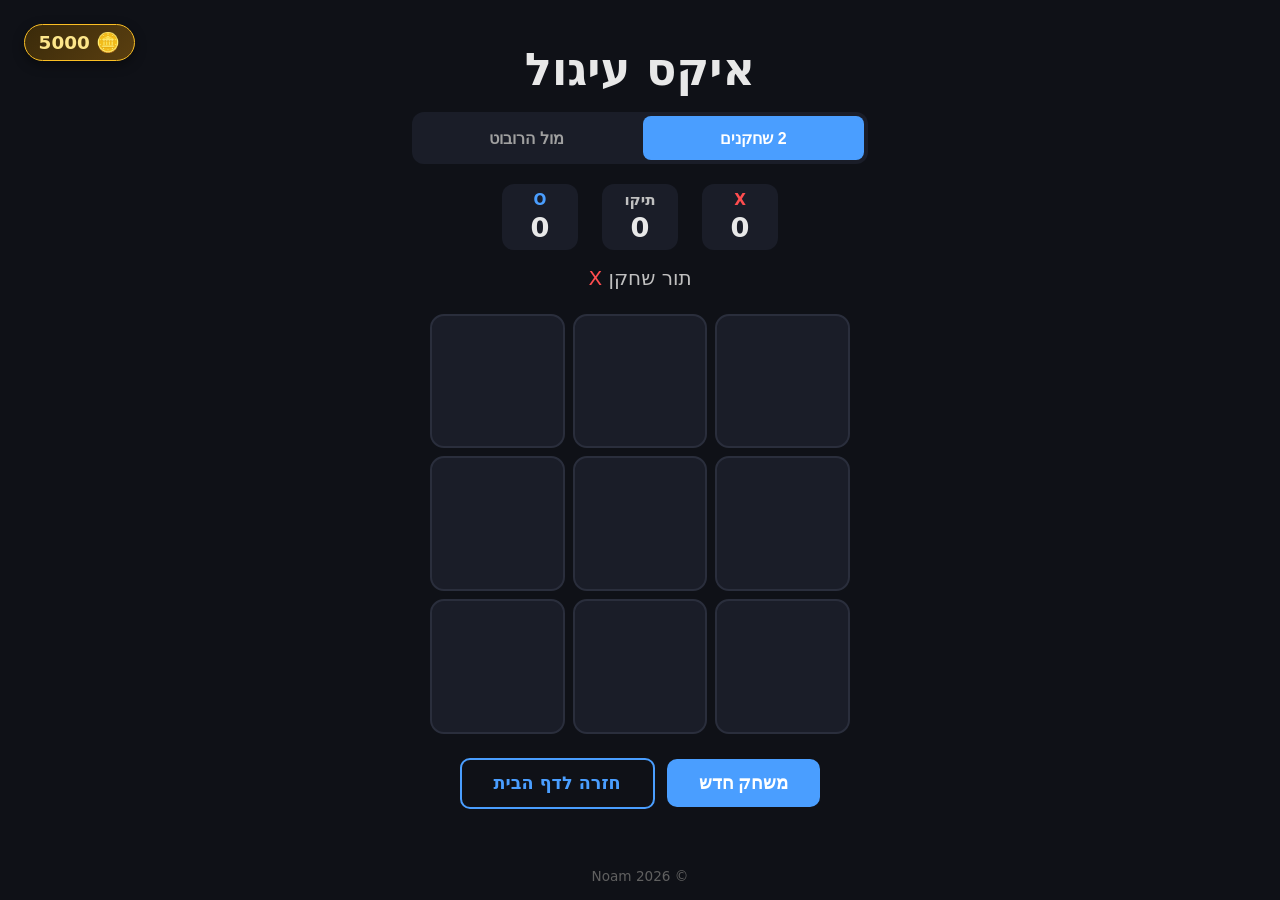
<file: game.html>
<!DOCTYPE html>
<html lang="he" dir="rtl">
<head>
  <meta charset="UTF-8">
  <meta name="viewport" content="width=device-width, initial-scale=1.0, viewport-fit=cover">
  <title>איקס עיגול - Noam</title>
  <link rel="stylesheet" href="style.css">
</head>
<body>
  <main>
    <section class="game">
      <h1>איקס עיגול</h1>

      <div class="mode-toggle">
        <button class="mode-btn active" id="mode2p" type="button">2 שחקנים</button>
        <button class="mode-btn" id="modeBot" type="button">מול הרובוט</button>
      </div>

      <div class="scoreboard">
        <div class="score">
          <span class="score-label x">X</span>
          <span class="score-value" id="scoreX">0</span>
        </div>
        <div class="score">
          <span class="score-label">תיקו</span>
          <span class="score-value" id="scoreDraw">0</span>
        </div>
        <div class="score">
          <span class="score-label o">O</span>
          <span class="score-value" id="scoreO">0</span>
        </div>
      </div>

      <p class="status" id="status">תור שחקן <span class="status-mark x">X</span></p>

      <div class="board-wrap" id="boardWrap">
        <div class="board" id="board"></div>
        <svg class="win-line" id="winLine" xmlns="http://www.w3.org/2000/svg"></svg>
      </div>

      <div class="game-controls">
        <button class="btn" id="reset" type="button">משחק חדש</button>
        <a href="index.html" class="btn btn-secondary">חזרה לדף הבית</a>
      </div>
    </section>
  </main>

  <footer>
    <p>&copy; <span id="year"></span> Noam</p>
  </footer>

  <canvas id="fireworks"></canvas>
  <script src="coins.js"></script>
  <script>
    document.getElementById('year').textContent = new Date().getFullYear();

    /* ===== אלמנטים ===== */
    const board = document.getElementById('board');
    const boardWrap = document.getElementById('boardWrap');
    const winLine = document.getElementById('winLine');
    const statusEl = document.getElementById('status');
    const resetBtn = document.getElementById('reset');
    const scoreXEl = document.getElementById('scoreX');
    const scoreOEl = document.getElementById('scoreO');
    const scoreDrawEl = document.getElementById('scoreDraw');
    const mode2pBtn = document.getElementById('mode2p');
    const modeBotBtn = document.getElementById('modeBot');

    /* ===== מצב משחק ===== */
    let cells = Array(9).fill('');
    let currentPlayer = 'X';
    let gameActive = true;
    let vsBot = false;
    let scores = { X: 0, O: 0, draw: 0 };
    let botThinking = false;

    const winCombos = [
      [0, 1, 2], [3, 4, 5], [6, 7, 8],
      [0, 3, 6], [1, 4, 7], [2, 5, 8],
      [0, 4, 8], [2, 4, 6]
    ];

    /* ===== בניית הלוח ===== */
    function buildBoard() {
      board.innerHTML = '';
      cells.forEach((_, i) => {
        const cell = document.createElement('button');
        cell.className = 'cell';
        cell.type = 'button';
        cell.dataset.index = i;
        cell.setAttribute('aria-label', 'תא ' + (i + 1));
        cell.addEventListener('click', () => handleClick(i));
        board.appendChild(cell);
      });
    }

    /* ===== טיפול בלחיצה אנושית ===== */
    function handleClick(i) {
      // במצב רובוט האדם הוא תמיד X - להתעלם מלחיצות בזמן תור הרובוט
      if (vsBot && (currentPlayer === 'O' || botThinking)) return;
      applyMove(i);
    }

    /* ===== ביצוע מהלך ===== */
    function applyMove(i) {
      if (!gameActive || cells[i]) return;
      cells[i] = currentPlayer;
      render();

      // ניצחון?
      const combo = winComboFor(currentPlayer);
      if (combo) {
        combo.forEach(idx => board.children[idx].classList.add('win'));
        drawWinLine(combo);
        const winner = currentPlayer;
        const robotWon = vsBot && winner === 'O';
        statusEl.innerHTML = robotWon
          ? 'הרובוט ניצח! 🤖'
          : 'שחקן <span class="status-mark ' + winner.toLowerCase() + '">' + winner + '</span> ניצח! 🎉';
        scores[winner]++;
        bumpScore(winner);
        updateScores();
        // מטבעות: 15 על ניצחון הרובוט, 10 במשחק רגיל, -3 והבזק אדום בהפסד לרובוט
        if (window.NoamCoins) {
          if (robotWon) window.NoamCoins.lose(3);
          else if (vsBot && winner === 'X') window.NoamCoins.add(15);
          else if (!vsBot) window.NoamCoins.add(10);
        }
        gameActive = false;
        if (!robotWon) celebrate(); // זיקוקים רק בניצחון, לא בהפסד לרובוט
        return;
      }

      // תיקו?
      if (cells.every(c => c)) {
        statusEl.textContent = 'תיקו! 🤝';
        scores.draw++;
        bumpScore('draw');
        updateScores();
        gameActive = false;
        return;
      }

      // החלפת תור
      currentPlayer = currentPlayer === 'X' ? 'O' : 'X';
      updateStatus();

      // תור הרובוט
      if (vsBot && currentPlayer === 'O' && gameActive) {
        botThinking = true;
        board.style.pointerEvents = 'none';
        setTimeout(() => {
          const m = chooseBotMove();
          if (m != null) applyMove(m);
          board.style.pointerEvents = '';
          botThinking = false;
        }, 480);
      }
    }

    function updateStatus() {
      if (vsBot && currentPlayer === 'O') {
        statusEl.textContent = 'הרובוט חושב...';
        return;
      }
      statusEl.innerHTML = 'תור שחקן <span class="status-mark ' + currentPlayer.toLowerCase() + '">' + currentPlayer + '</span>';
    }

    /* ===== רינדור תאים ===== */
    function render() {
      const cellEls = board.children;
      cells.forEach((v, i) => {
        const el = cellEls[i];
        if (el.dataset.val === v) return; // כבר מעודכן - לא להפעיל אנימציה שוב
        el.dataset.val = v;
        el.classList.toggle('x', v === 'X');
        el.classList.toggle('o', v === 'O');
        el.innerHTML = v ? '<span class="mark">' + v + '</span>' : '';
        el.disabled = !!v;
      });
    }

    /* ===== בדיקות ===== */
    function winComboFor(player) {
      return winCombos.find(c => c.every(i => cells[i] === player)) || null;
    }

    function getWinner(b) {
      for (const c of winCombos) {
        const [a, b1, b2] = c;
        if (b[a] && b[a] === b[b1] && b[a] === b[b2]) return b[a];
      }
      return null;
    }

    /* ===== ניקוד ===== */
    function updateScores() {
      scoreXEl.textContent = scores.X;
      scoreOEl.textContent = scores.O;
      scoreDrawEl.textContent = scores.draw;
    }

    function bumpScore(key) {
      const map = { X: scoreXEl, O: scoreOEl, draw: scoreDrawEl };
      const el = map[key];
      if (!el) return;
      el.classList.remove('bump');
      void el.offsetWidth; // reflow
      el.classList.add('bump');
      setTimeout(() => el.classList.remove('bump'), 300);
    }

    /* ===== איפוס ===== */
    function reset() {
      cells = Array(9).fill('');
      currentPlayer = 'X';
      gameActive = true;
      botThinking = false;
      board.style.pointerEvents = '';
      winLine.innerHTML = '';
      buildBoard();
      render();
      updateStatus();
    }

    /* ===== קו מנצח ===== */
    function drawWinLine(combo) {
      const wrapRect = boardWrap.getBoundingClientRect();
      winLine.setAttribute('width', wrapRect.width);
      winLine.setAttribute('height', wrapRect.height);
      winLine.setAttribute('viewBox', '0 0 ' + wrapRect.width + ' ' + wrapRect.height);

      const first = board.children[combo[0]].getBoundingClientRect();
      const last = board.children[combo[2]].getBoundingClientRect();
      const x1 = first.left - wrapRect.left + first.width / 2;
      const y1 = first.top - wrapRect.top + first.height / 2;
      const x2 = last.left - wrapRect.left + last.width / 2;
      const y2 = last.top - wrapRect.top + last.height / 2;

      winLine.innerHTML = '';
      const line = document.createElementNS('http://www.w3.org/2000/svg', 'line');
      line.setAttribute('x1', x1);
      line.setAttribute('y1', y1);
      line.setAttribute('x2', x2);
      line.setAttribute('y2', y2);
      line.setAttribute('stroke', '#4ade80');
      line.setAttribute('stroke-width', '8');
      line.setAttribute('stroke-linecap', 'round');
      line.style.filter = 'drop-shadow(0 0 6px #4ade80)';
      winLine.appendChild(line);

      const len = Math.hypot(x2 - x1, y2 - y1);
      line.style.strokeDasharray = len;
      line.style.strokeDashoffset = len;
      void line.getBoundingClientRect();
      line.style.transition = 'stroke-dashoffset 0.45s ease-out';
      line.style.strokeDashoffset = 0;
    }

    /* ===== רובוט (minimax עם קצת אקראיות) ===== */
    function minimax(b, player) {
      const w = getWinner(b);
      if (w === 'O') return { score: 10 };
      if (w === 'X') return { score: -10 };
      if (b.every(c => c)) return { score: 0 };

      const moves = [];
      for (let i = 0; i < 9; i++) {
        if (!b[i]) {
          b[i] = player;
          const r = minimax(b, player === 'X' ? 'O' : 'X');
          moves.push({ index: i, score: r.score });
          b[i] = '';
        }
      }
      if (player === 'O') {
        let best = -Infinity, pick = moves[0];
        for (const m of moves) if (m.score > best) { best = m.score; pick = m; }
        return pick;
      } else {
        let best = Infinity, pick = moves[0];
        for (const m of moves) if (m.score < best) { best = m.score; pick = m; }
        return pick;
      }
    }

    function chooseBotMove() {
      const avail = [];
      for (let i = 0; i < 9; i++) if (!cells[i]) avail.push(i);
      if (!avail.length) return null;
      // 20% מהלך אקראי - מאפשר לנצח את הרובוט
      if (Math.random() < 0.2) return avail[Math.floor(Math.random() * avail.length)];
      return minimax(cells.slice(), 'O').index;
    }

    /* ===== מתג מצב משחק ===== */
    function setMode(bot) {
      vsBot = bot;
      mode2pBtn.classList.toggle('active', !bot);
      modeBotBtn.classList.toggle('active', bot);
      reset();
    }
    mode2pBtn.addEventListener('click', () => setMode(false));
    modeBotBtn.addEventListener('click', () => setMode(true));
    resetBtn.addEventListener('click', reset);

    /* ===== זיקוקים ===== */
    const fwCanvas = document.getElementById('fireworks');
    const fwCtx = fwCanvas.getContext('2d');
    let fwParticles = [];
    let fwAnimId = null;

    function resizeFw() {
      fwCanvas.width = window.innerWidth;
      fwCanvas.height = window.innerHeight;
    }
    window.addEventListener('resize', resizeFw);
    resizeFw();

    function launchBurst(x, y) {
      const palette = ['#ff4d4f', '#4a9eff', '#4ade80', '#fbbf24', '#a78bfa', '#f472b6'];
      const color = palette[Math.floor(Math.random() * palette.length)];
      const n = 55;
      for (let i = 0; i < n; i++) {
        const angle = (Math.PI * 2 * i) / n + Math.random() * 0.2;
        const speed = 2 + Math.random() * 4;
        fwParticles.push({
          x, y,
          vx: Math.cos(angle) * speed,
          vy: Math.sin(angle) * speed,
          life: 1,
          decay: 0.012 + Math.random() * 0.012,
          color,
          size: 2 + Math.random() * 2
        });
      }
    }

    function animateFw() {
      // דעיכה שומרת שקיפות (destination-out) - לא מכסה את הדף
      fwCtx.globalCompositeOperation = 'destination-out';
      fwCtx.fillStyle = 'rgba(0,0,0,0.16)';
      fwCtx.fillRect(0, 0, fwCanvas.width, fwCanvas.height);
      fwCtx.globalCompositeOperation = 'source-over';

      fwParticles = fwParticles.filter(p => {
        p.x += p.vx;
        p.y += p.vy;
        p.vy += 0.06;      // כוח כבידה
        p.vx *= 0.99;
        p.life -= p.decay;
        if (p.life <= 0) return false;
        fwCtx.globalAlpha = Math.max(p.life, 0);
        fwCtx.fillStyle = p.color;
        fwCtx.beginPath();
        fwCtx.arc(p.x, p.y, p.size, 0, Math.PI * 2);
        fwCtx.fill();
        return true;
      });
      fwCtx.globalAlpha = 1;

      if (fwParticles.length > 0) {
        fwAnimId = requestAnimationFrame(animateFw);
      } else {
        fwCtx.clearRect(0, 0, fwCanvas.width, fwCanvas.height);
        fwAnimId = null;
      }
    }

    function celebrate() {
      let bursts = 0;
      const w = fwCanvas.width, h = fwCanvas.height;
      const fire = () => {
        launchBurst(w * (0.2 + Math.random() * 0.6), h * (0.2 + Math.random() * 0.3));
        bursts++;
        if (bursts < 5) setTimeout(fire, 350);
      };
      fire();
      if (!fwAnimId) animateFw();
    }

    /* ===== אתחול ===== */
    buildBoard();
    updateStatus();
  </script>
</body>
</html>
</file>
<file: style.css>
:root {
  --bg: #0f1117;
  --fg: #e8e8e8;
  --accent: #4a9eff;
  --x-color: #ff4d4f;   /* איקס - אדום */
  --o-color: #4a9eff;   /* עיגול - כחול */
  --cell-bg: #1a1d28;
  --cell-border: #2a2e3c;
  --win-line: #4ade80;
}

* {
  margin: 0;
  padding: 0;
  box-sizing: border-box;
}

html {
  -webkit-tap-highlight-color: transparent;
}

body {
  font-family: "Segoe UI", system-ui, -apple-system, sans-serif;
  background: var(--bg);
  color: var(--fg);
  min-height: 100vh;
  min-height: 100dvh;
  display: flex;
  flex-direction: column;
  -webkit-user-select: none;
  user-select: none;
  overflow-x: hidden;
}

main {
  flex: 1;
  display: flex;
  flex-direction: column;
  align-items: center;
  justify-content: center;
  text-align: center;
  padding: 1.5rem 1rem;
  width: 100%;
  max-width: 520px;
  margin: 0 auto;
}

@keyframes fadeIn {
  from { opacity: 0; transform: translateY(12px); }
  to   { opacity: 1; transform: none; }
}

/* ============ דף הבית ============ */
.hero {
  animation: fadeIn 0.6s ease;
}

.hero h1 {
  font-size: clamp(2rem, 8vw, 3.5rem);
  margin-bottom: 0.5rem;
}

.hero p {
  font-size: clamp(1rem, 4vw, 1.25rem);
  color: #a0a0a0;
  margin-bottom: 2rem;
}

/* ============ כפתורים ============ */
.btn {
  display: inline-block;
  padding: 0.85rem 2rem;
  background: var(--accent);
  color: #fff;
  text-decoration: none;
  border: none;
  border-radius: 10px;
  font-size: clamp(1rem, 4vw, 1.1rem);
  font-weight: 600;
  cursor: pointer;
  min-height: 48px;            /* יעד מגע נגיש */
  touch-action: manipulation;  /* ביטול זום-כפל */
  transition: transform 0.08s ease, background 0.2s, box-shadow 0.2s;
}

.btn:hover { background: #3a8eef; }
.btn:active { transform: scale(0.92); }

.btn-group {
  display: flex;
  flex-direction: column;
  gap: 1rem;
  align-items: center;
}

.btn-secondary {
  background: transparent;
  border: 2px solid var(--accent);
  color: var(--accent);
}
.btn-secondary:hover { background: var(--accent); color: #fff; }

/* ============ עמוד המשחק ============ */
.game { animation: fadeIn 0.5s ease; width: 100%; }

.game h1 {
  font-size: clamp(1.6rem, 7vw, 2.8rem);
  margin-bottom: 1rem;
}

/* מתג מצב משחק */
.mode-toggle {
  display: flex;
  justify-content: center;
  gap: 0.4rem;
  margin-bottom: 1.25rem;
  background: var(--cell-bg);
  border-radius: 12px;
  padding: 4px;
}

.mode-btn {
  flex: 1;
  padding: 0.6rem 0.5rem;
  border: none;
  border-radius: 8px;
  background: transparent;
  color: #a0a0a0;
  font-size: clamp(0.9rem, 3.5vw, 1rem);
  font-weight: 600;
  cursor: pointer;
  min-height: 44px;
  touch-action: manipulation;
  transition: background 0.2s, color 0.2s, transform 0.08s;
}
.mode-btn.active { background: var(--accent); color: #fff; }
.mode-btn:active { transform: scale(0.94); }

/* ניקוד למעלה */
.scoreboard {
  display: flex;
  justify-content: center;
  gap: clamp(0.75rem, 3vw, 1.5rem);
  margin-bottom: 1rem;
}

.score {
  display: flex;
  flex-direction: column;
  align-items: center;
  gap: 0.15rem;
  padding: 0.45rem 0.9rem;
  background: var(--cell-bg);
  border-radius: 12px;
  min-width: 76px;
}

.score-label { font-size: 0.95rem; font-weight: 600; color: #c0c0c0; }
.score-label.x { color: var(--x-color); }
.score-label.o { color: var(--o-color); }

.score-value {
  font-size: clamp(1.4rem, 6vw, 1.7rem);
  font-weight: bold;
  transition: transform 0.3s cubic-bezier(0.34, 1.56, 0.64, 1);
}
.score-value.bump { transform: scale(1.4); }

.status {
  font-size: clamp(1.05rem, 4vw, 1.25rem);
  color: #c0c0c0;
  margin-bottom: 1rem;
  min-height: 1.6em;
}
.status-mark.x { color: var(--x-color); }
.status-mark.o { color: var(--o-color); }

/* הלוח */
.board-wrap {
  position: relative;
  width: min(92vw, 420px);
  margin: 0 auto 1.5rem;
}

.board {
  display: grid;
  grid-template-columns: repeat(3, 1fr);
  gap: 8px;
  width: 100%;
}

.cell {
  aspect-ratio: 1;
  font-size: clamp(2rem, 9vw, 3rem);
  font-weight: bold;
  background: var(--cell-bg);
  color: var(--fg);
  border: 2px solid var(--cell-border);
  border-radius: 14px;
  cursor: pointer;
  min-width: 44px;
  display: flex;
  align-items: center;
  justify-content: center;
  touch-action: manipulation;
  transition: background 0.15s, transform 0.08s, border-color 0.2s;
}
.cell:hover:not(:disabled) { background: #222532; }
.cell:active:not(:disabled) { transform: scale(0.92); }
.cell:disabled { cursor: default; }
.cell.x { color: var(--x-color); }
.cell.o { color: var(--o-color); }
.cell.win { background: #243b2e; }

/* אנימציית הופעת סימן */
.mark {
  display: inline-block;
  animation: popIn 0.25s cubic-bezier(0.34, 1.56, 0.64, 1);
}
@keyframes popIn {
  0%   { transform: scale(0) rotate(-20deg); opacity: 0; }
  100% { transform: scale(1) rotate(0); opacity: 1; }
}

/* קו מנצח (SVG) */
.win-line {
  position: absolute;
  inset: 0;
  width: 100%;
  height: 100%;
  pointer-events: none;
  overflow: visible;
}
.win-line line {
  stroke: var(--win-line);
  stroke-width: 8;
  stroke-linecap: round;
  filter: drop-shadow(0 0 6px var(--win-line));
}

/* canvas זיקוקים */
#fireworks {
  position: fixed;
  inset: 0;
  width: 100%;
  height: 100%;
  pointer-events: none;
  z-index: 999;
}

.game-controls {
  display: flex;
  flex-direction: column;
  gap: 0.75rem;
  align-items: center;
}

footer {
  text-align: center;
  color: #606060;
  font-size: 0.85rem;
  padding: 1rem;
}

/* מסכים רחבים - מרווח נעים יותר */
@media (min-width: 600px) {
  main { padding: 2.5rem 2rem; }
  .game-controls { flex-direction: row; justify-content: center; }
}

/* ============ מטבעות ============ */
.coin-badge {
  position: fixed;
  top: 1rem;
  left: 1rem;
  z-index: 1000;
  display: flex;
  align-items: center;
  gap: 0.4rem;
  padding: 0.45rem 0.85rem;
  background: linear-gradient(135deg, #3a2a0a, #5a3f10);
  border: 1.5px solid #fbbf24;
  border-radius: 999px;
  font-weight: 700;
  color: #fde68a;
  font-size: 1.05rem;
  box-shadow: 0 4px 12px rgba(0, 0, 0, 0.4);
  user-select: none;
}

.coin-icon { font-size: 1.2rem; line-height: 1; }

.coin-badge.pop { animation: coinPop 0.35s cubic-bezier(0.34, 1.56, 0.64, 1); }
@keyframes coinPop {
  0%   { transform: scale(1); }
  45%  { transform: scale(1.2); }
  100% { transform: scale(1); }
}

.fly-coin {
  position: fixed;
  top: 0;
  left: 0;
  font-size: 26px;
  line-height: 1;
  z-index: 1001;
  pointer-events: none;
  filter: drop-shadow(0 2px 4px rgba(0, 0, 0, 0.4));
}

@media (min-width: 600px) {
  .coin-badge { top: 1.5rem; left: 1.5rem; font-size: 1.15rem; }
}

/* ============ הפסד / הבזק אדום ============ */
.coin-badge {
  transition: border-color 0.2s, color 0.2s, box-shadow 0.2s;
}

.lose-flash {
  position: fixed;
  inset: 0;
  background: radial-gradient(circle, rgba(255,40,40,0.5), rgba(200,0,0,0.3));
  pointer-events: none;
  opacity: 0;
  z-index: 998;
}
.lose-flash.show { animation: redFlash 0.6s ease-out; }
@keyframes redFlash {
  0%   { opacity: 0; }
  18%  { opacity: 1; }
  100% { opacity: 0; }
}

.coin-badge.shake { animation: coinShake 0.5s ease-in-out; }
@keyframes coinShake {
  0%, 100% { transform: translateX(0); }
  20% { transform: translateX(-6px); }
  40% { transform: translateX(6px); }
  60% { transform: translateX(-4px); }
  80% { transform: translateX(4px); }
}

.coin-badge.lose {
  border-color: #ff4d4f;
  color: #fca5a5;
  box-shadow: 0 0 14px rgba(255, 77, 79, 0.6);
}

.fly-coin.lose-coin {
  filter: drop-shadow(0 0 5px rgba(255, 60, 60, 0.7));
}

/* ============ דג באקווריום ============ */
.aquarium-game { animation: fadeIn 0.5s ease; width: 100%; }
.aquarium-game h1 { font-size: clamp(1.6rem, 7vw, 2.8rem); margin-bottom: 0.75rem; }

.aq-stats {
  display: flex;
  justify-content: center;
  gap: 1.5rem;
  margin-bottom: 0.75rem;
  font-size: clamp(1rem, 4vw, 1.2rem);
}
.aq-stats b { color: var(--accent); }

.canvas-wrap {
  position: relative;
  width: min(94vw, 78vh, 600px);
  aspect-ratio: 1 / 1;
  margin: 0 auto 1.25rem;
  border-radius: 16px;
  overflow: hidden;
  border: 2px solid #2a2e3c;
  background: #063048;
  box-shadow: 0 8px 24px rgba(0, 0, 0, 0.4);
}

#aquarium {
  display: block;
  width: 100%;
  height: 100%;
  touch-action: none;
  cursor: pointer;
}

.game-overlay {
  position: absolute;
  inset: 0;
  display: flex;
  align-items: center;
  justify-content: center;
  background: rgba(6, 20, 35, 0.72);
  -webkit-backdrop-filter: blur(3px);
  backdrop-filter: blur(3px);
  padding: 1.25rem;
  text-align: center;
}
.game-overlay.hidden { display: none; }

.overlay-card { max-width: 320px; }
.overlay-card h2 { font-size: clamp(1.4rem, 6vw, 1.8rem); margin-bottom: 0.5rem; }
.overlay-card p { color: #c0c0c0; margin-bottom: 1.25rem; line-height: 1.55; font-size: 1rem; }
.overlay-card b { color: var(--accent); }

/* רמז "לחץ על הדג" */
.fish-hint {
  position: absolute;
  top: 0.6rem;
  left: 50%;
  transform: translateX(-50%);
  background: rgba(0, 0, 0, 0.45);
  color: #cfe9ff;
  font-size: 0.82rem;
  padding: 0.3rem 0.75rem;
  border-radius: 999px;
  pointer-events: none;
  white-space: nowrap;
  z-index: 5;
  animation: fadeIn 0.3s ease;
}
.fish-hint.hidden { display: none; }

/* ============ שחמט ============ */
.chess-game { animation: fadeIn 0.5s ease; width: 100%; }
.chess-game h1 { font-size: clamp(1.6rem, 7vw, 2.8rem); margin-bottom: 0.75rem; }

.chess-status {
  font-size: clamp(1rem, 4vw, 1.2rem);
  color: #c0c0c0;
  margin-bottom: 0.75rem;
  min-height: 1.6em;
}

.chess-wrap { position: relative; width: min(94vw, 480px); margin: 0 auto 1rem; }

.chess-board {
  display: grid;
  grid-template-columns: repeat(8, 1fr);
  width: 100%;
  aspect-ratio: 1;
  border: 3px solid #2a2e3c;
  border-radius: 8px;
  overflow: hidden;
  box-shadow: 0 8px 24px rgba(0, 0, 0, 0.4);
  user-select: none;
  touch-action: manipulation;
}

.sq {
  display: flex;
  align-items: center;
  justify-content: center;
  font-size: clamp(1.5rem, 7.5vw, 2.8rem);
  cursor: pointer;
  position: relative;
}
.sq.light { background: #f0d9b5; }
.sq.dark { background: #b58863; }

.piece { line-height: 1; }
.piece.w { color: #ffffff; text-shadow: 0 0 2px #000, 0 1px 1px #000; }
.piece.b { color: #262626; text-shadow: 0 0 1px rgba(255, 255, 255, 0.6); }

.sq.selected { background: #f7ec74 !important; }
.sq.last { box-shadow: inset 0 0 0 100px rgba(247, 236, 116, 0.35); }
.sq.legal::after {
  content: '';
  position: absolute;
  width: 30%;
  height: 30%;
  border-radius: 50%;
  background: rgba(40, 120, 60, 0.45);
}
.sq.legal.cap::after {
  width: 88%;
  height: 88%;
  background: transparent;
  border: 4px solid rgba(40, 120, 60, 0.55);
  border-radius: 50%;
}
.sq.check { background: #ff5a5a !important; }

/* בחירת הכתרה */
.promo-overlay {
  position: absolute;
  inset: 0;
  display: flex;
  align-items: center;
  justify-content: center;
  background: rgba(6, 20, 35, 0.8);
  -webkit-backdrop-filter: blur(2px);
  backdrop-filter: blur(2px);
  z-index: 6;
}
.promo-overlay.hidden { display: none; }
.promo-overlay button {
  font-size: clamp(1.8rem, 9vw, 2.6rem);
  width: clamp(48px, 14vw, 64px);
  height: clamp(48px, 14vw, 64px);
  margin: 0 0.25rem;
  border: none;
  border-radius: 10px;
  background: #2a2e3c;
  cursor: pointer;
  line-height: 1;
}
.promo-overlay button:hover { background: #3a8eef; }
.promo-overlay button.piece.w { color: #fff; text-shadow: 0 0 2px #000; }
.promo-overlay button.piece.b { color: #262626; text-shadow: 0 0 1px rgba(255, 255, 255, 0.6); }

/* ============ חנות ============ */
.stat.hidden { display: none; }

.shop-overlay {
  position: fixed; inset: 0; z-index: 50;
  display: flex; align-items: center; justify-content: center;
  background: rgba(6, 20, 35, 0.85);
  -webkit-backdrop-filter: blur(3px); backdrop-filter: blur(3px);
  padding: 1rem;
}
.shop-overlay.hidden { display: none; }
.shop-card {
  background: #1a1d28; border: 1.5px solid #2a2e3c; border-radius: 16px;
  padding: 1.5rem; max-width: 340px; width: 90%; text-align: center;
  box-shadow: 0 12px 40px rgba(0, 0, 0, 0.5);
}
.shop-card h2 { margin-bottom: 0.5rem; }
.shop-balance { color: #c0c0c0; margin-bottom: 1rem; }
.shop-balance b { color: #fbbf24; }
.shop-item {
  display: flex; align-items: center; justify-content: space-between; gap: 0.5rem;
  background: #232734; padding: 0.7rem 0.9rem; border-radius: 10px; margin-bottom: 0.6rem;
  font-size: 0.95rem;
}
.shop-item span { text-align: right; flex: 1; }
.shop-item b { color: #fbbf24; white-space: nowrap; }

/* פלטת צבעים בחנות */
.shop-card { max-height: 90vh; overflow-y: auto; }
.shop-card h3 { font-size: 1rem; margin: 0.75rem 0 0.4rem; color: #e8e8e8; }
.palette { display: grid; grid-template-columns: repeat(4, 1fr); gap: 0.5rem; margin-bottom: 1rem; }
.swatch {
  height: 52px; border: 2px solid transparent; border-radius: 10px; cursor: pointer;
  font-size: 0.8rem; font-weight: 600; color: #fff; text-shadow: 0 1px 2px rgba(0, 0, 0, 0.7);
  display: flex; align-items: center; justify-content: center; padding: 0; line-height: 1.1;
}
.swatch.locked { color: #fbbf24; }
.swatch:hover { transform: scale(1.04); }
.swatch.selected { border-color: #fff; box-shadow: 0 0 0 2px #4ade80; }

/* קואורדאון יכולת */
.stat.cd { color: #fbbf24; font-weight: 700; }

/* רשימת דמויות בחנות */
.char-list { display: flex; flex-direction: column; gap: 0.5rem; margin-bottom: 1rem; }
.char-btn {
  display: flex; align-items: center; justify-content: space-between; gap: 0.5rem;
  background: #232734; padding: 0.6rem 0.9rem; border: 2px solid transparent; border-radius: 10px;
  color: #e8e8e8; font-size: 0.95rem; cursor: pointer;
}
.char-btn b { color: #fbbf24; }
.char-btn.selected { border-color: #4ade80; box-shadow: 0 0 0 2px rgba(74, 222, 128, 0.3); }
.char-btn:hover { transform: scale(1.02); }

/* מסך מלא - הרחבת נקודת המבט במקום מתיחת פיקסלים */
.canvas-wrap:fullscreen { width: 100vw; height: 100vh; max-width: none; aspect-ratio: auto; border: none; border-radius: 0; }
.canvas-wrap:fullscreen #aquarium { width: 100%; height: 100%; }
</file>
